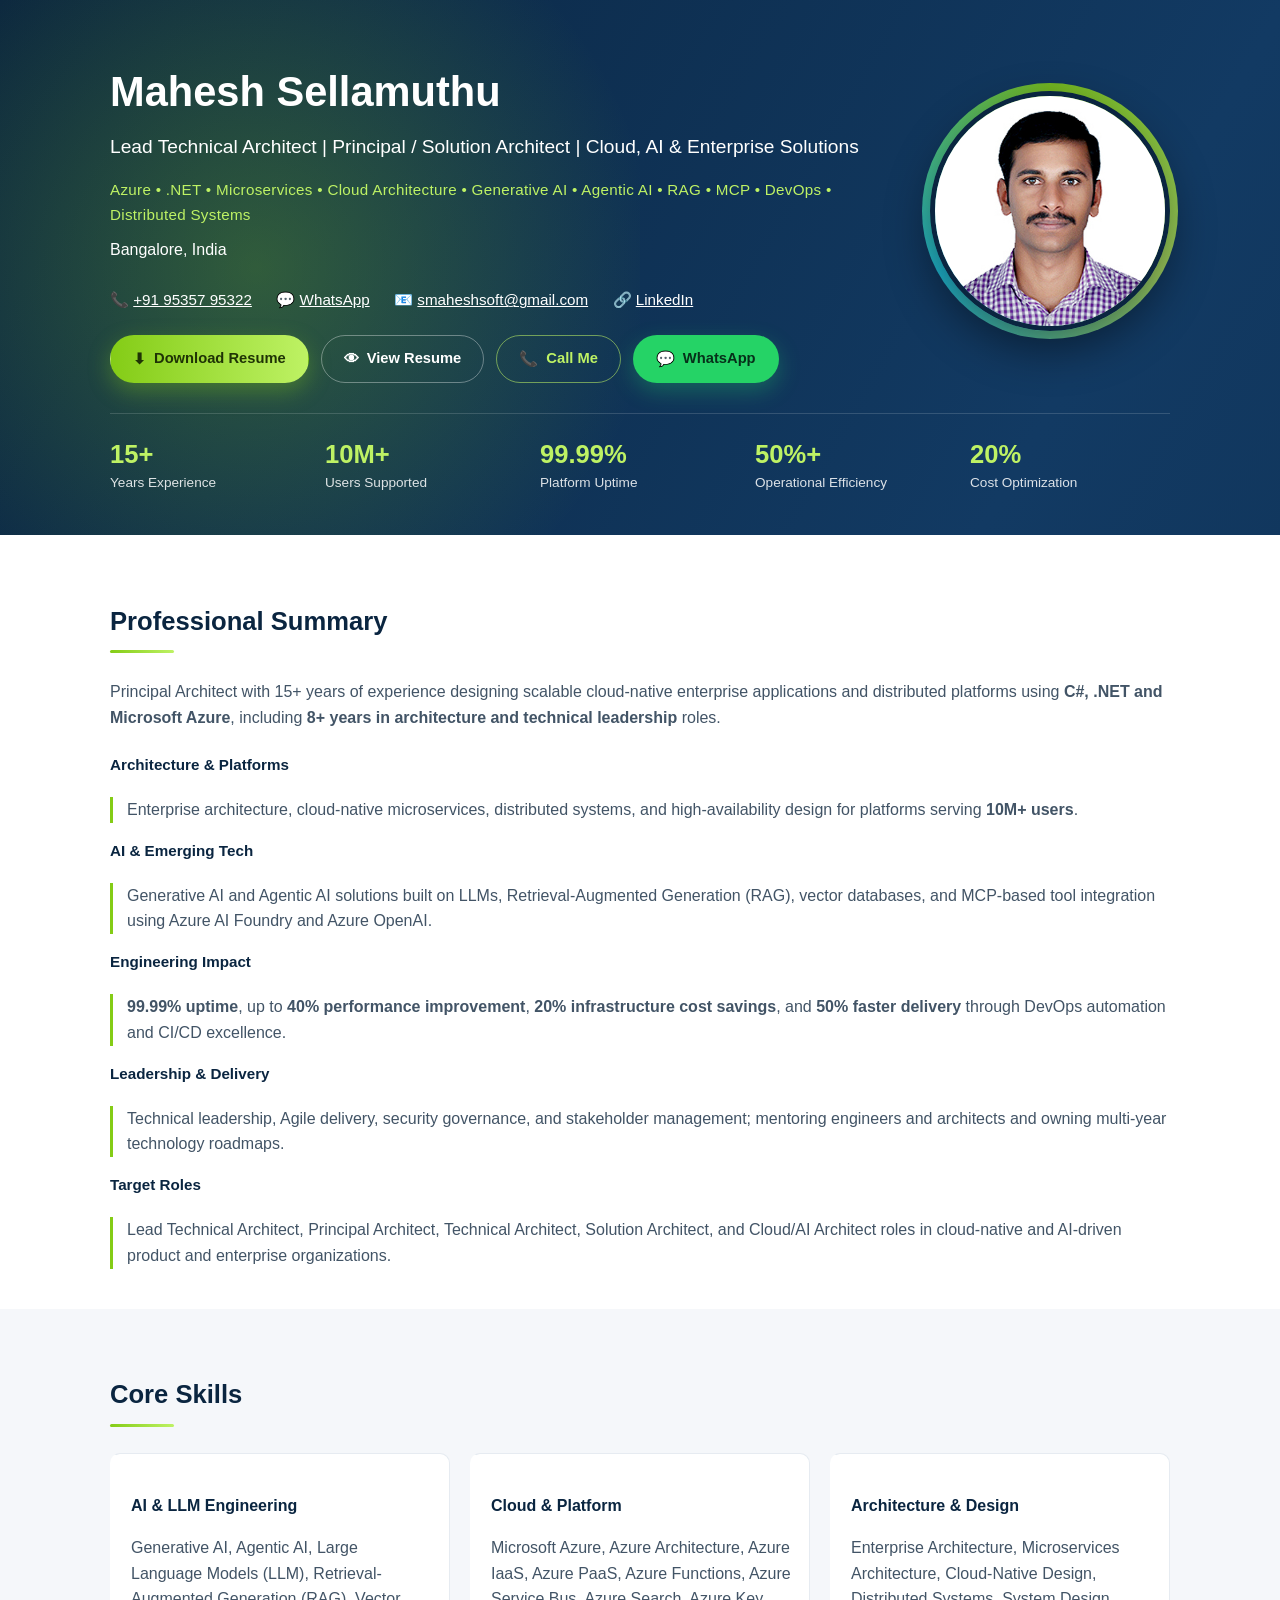
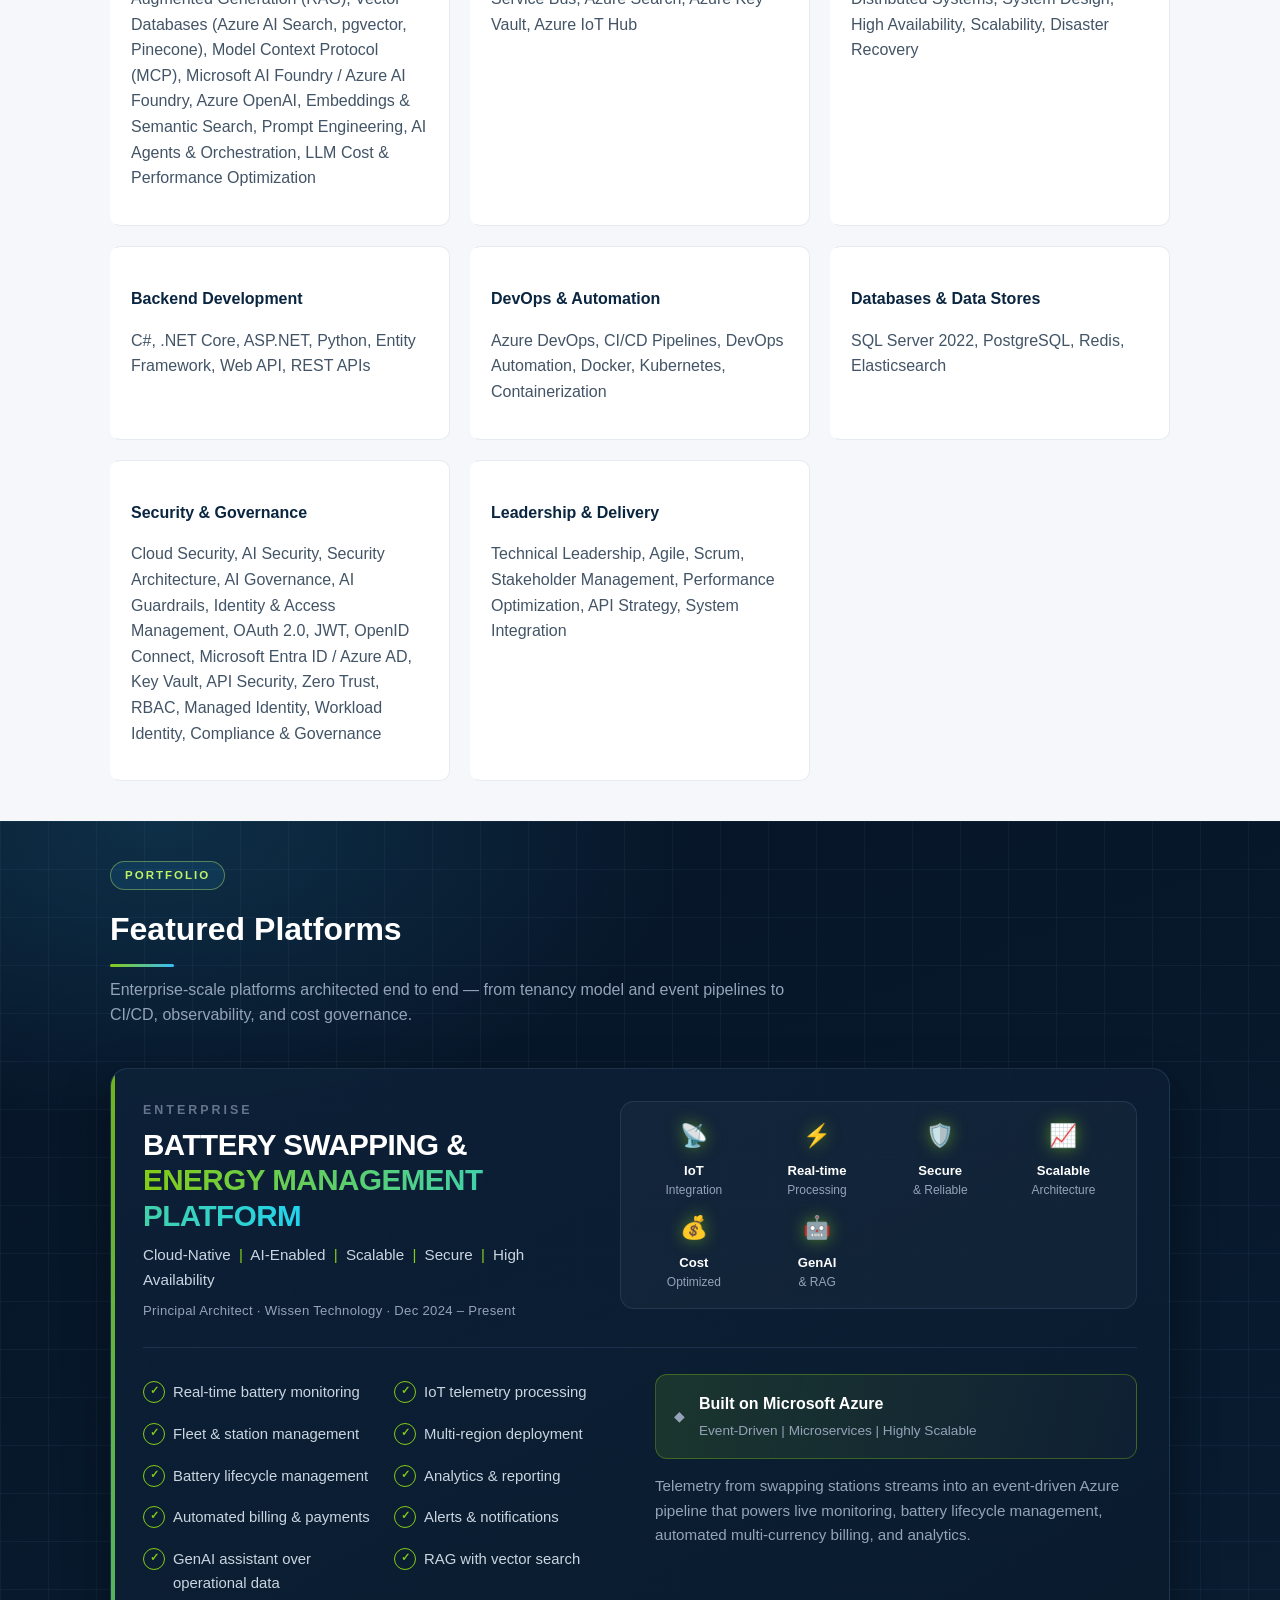
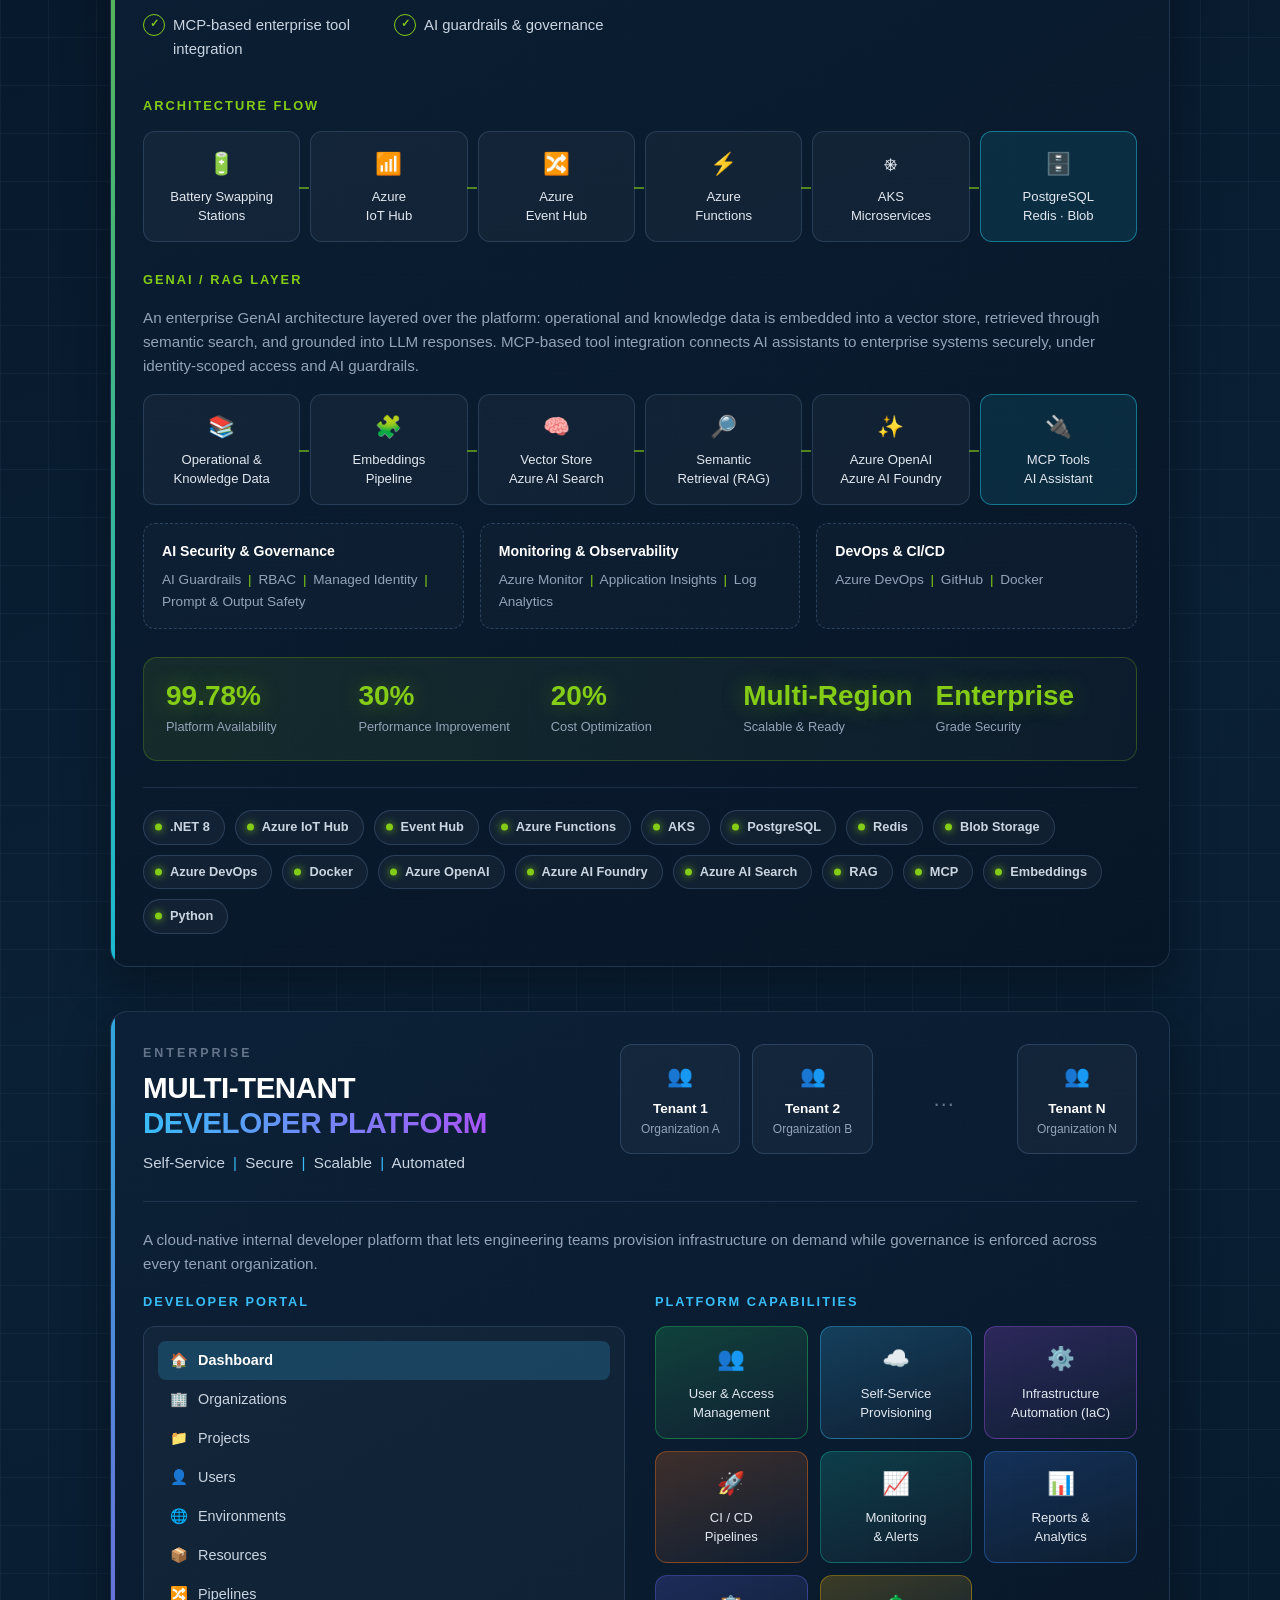
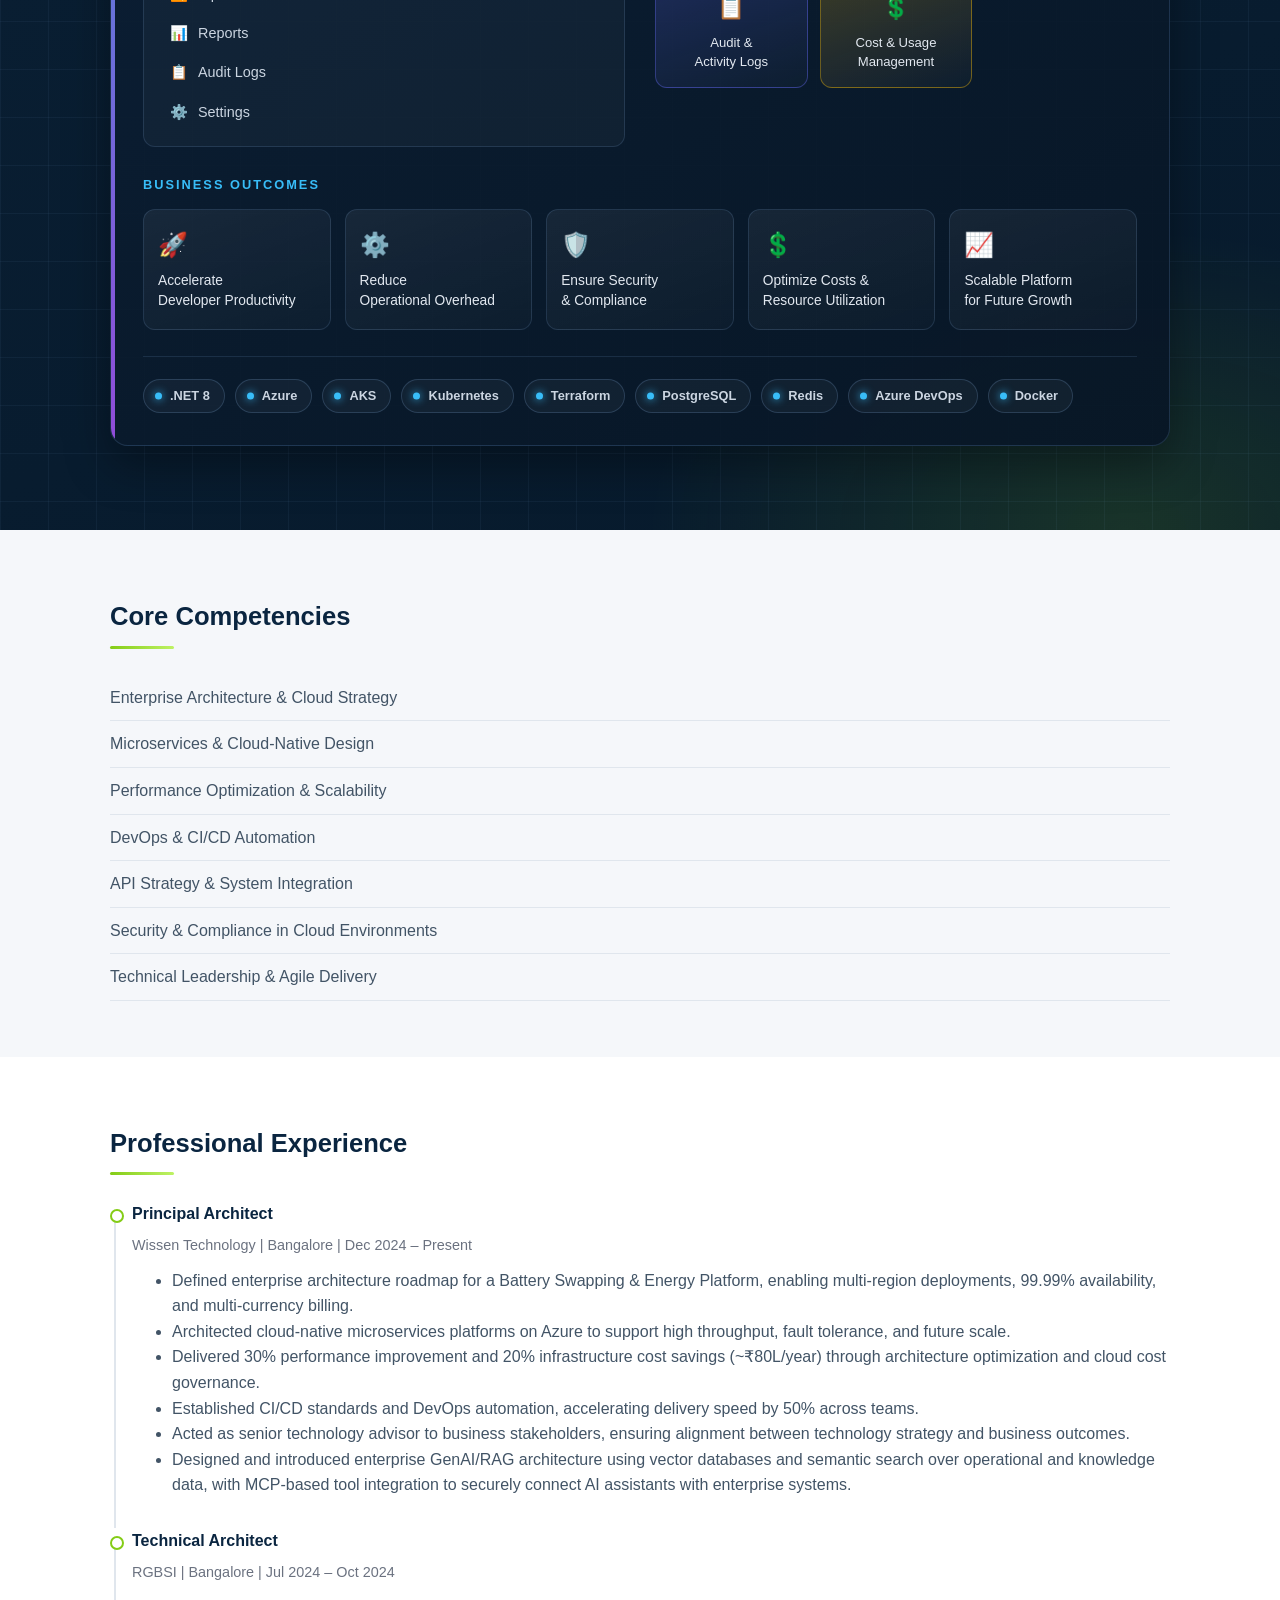
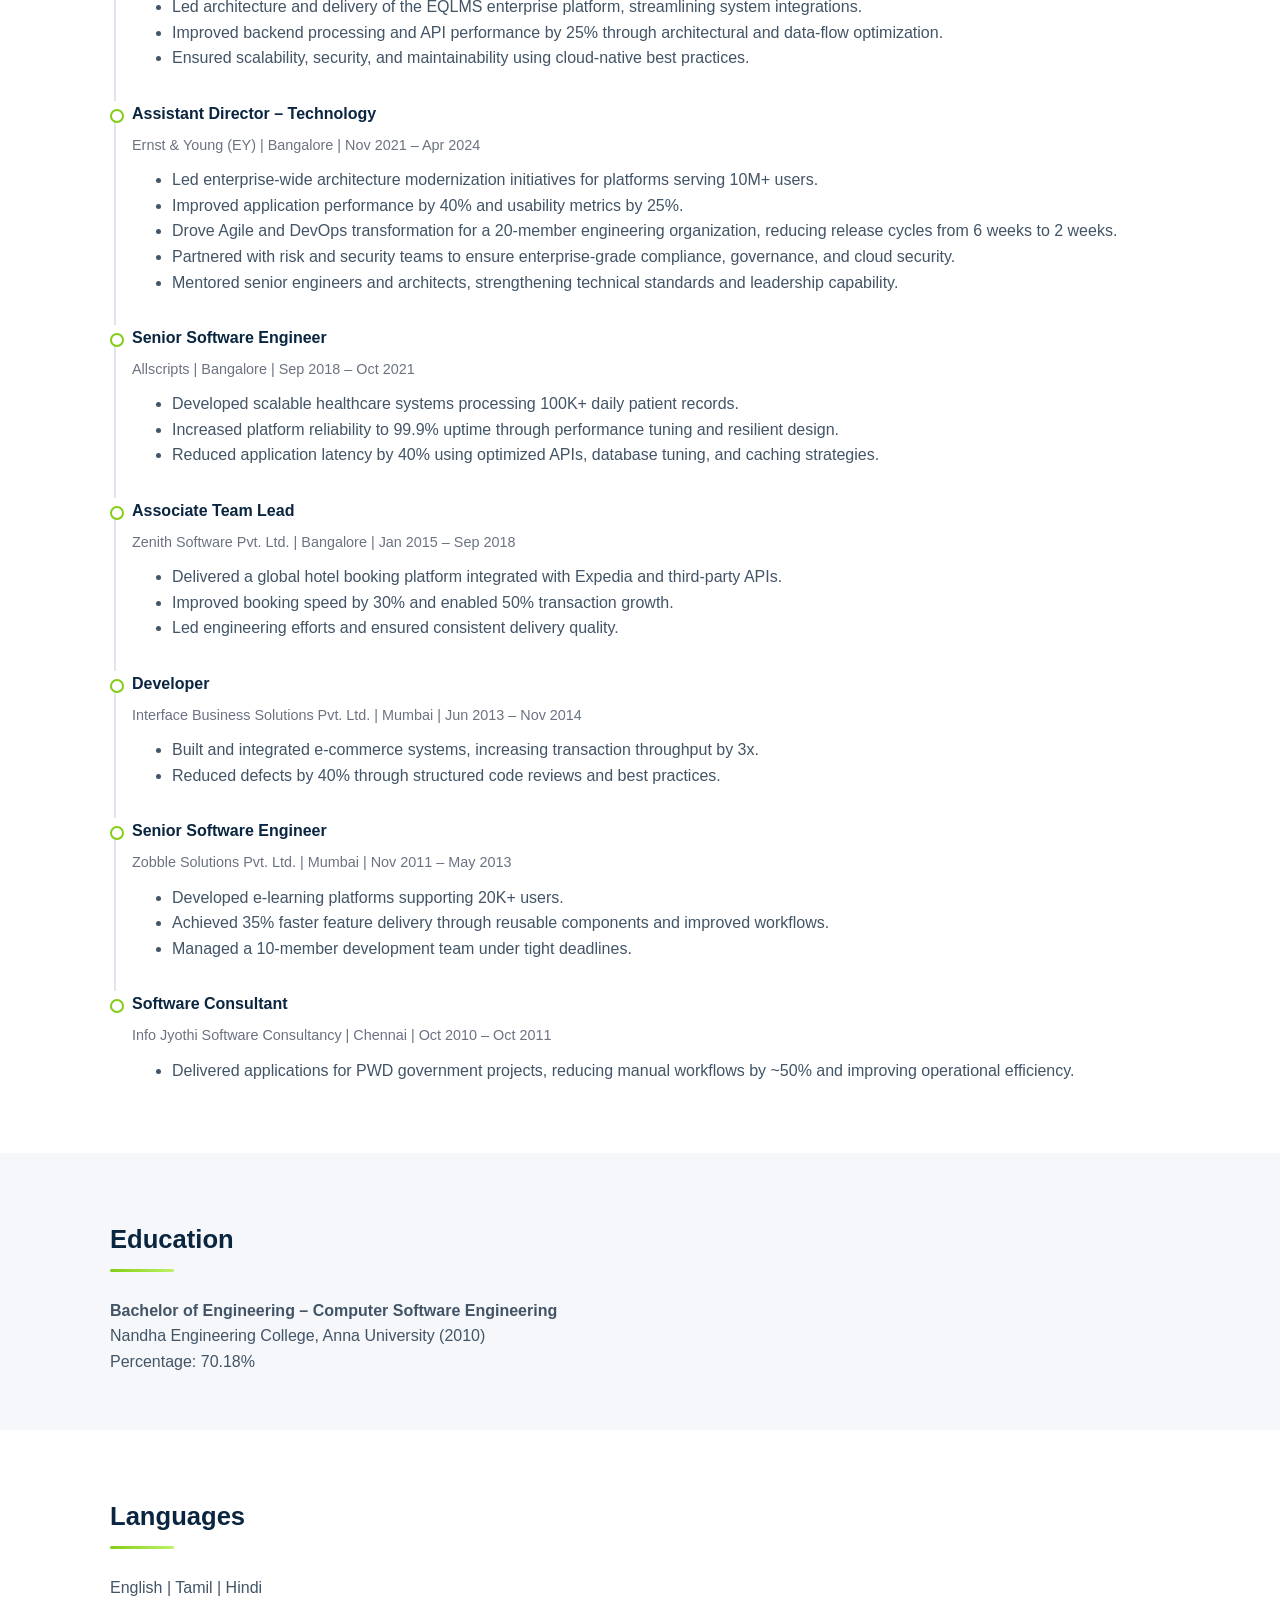
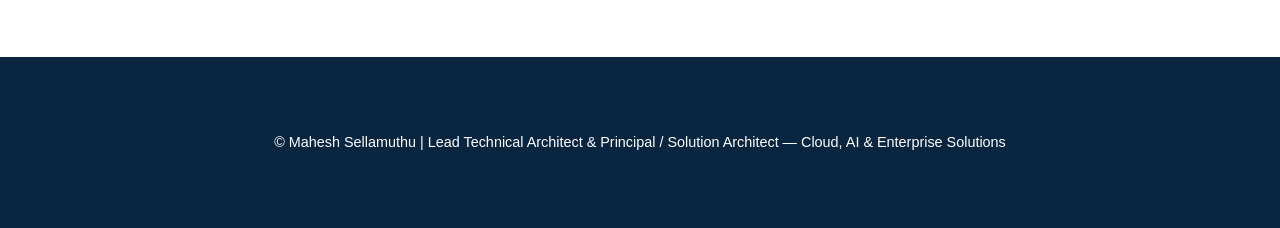
<file: index.html>
<!DOCTYPE html>
<html lang="en">
<head>
    <meta charset="UTF-8">
    <title>Mahesh Sellamuthu | Lead Technical Architect &amp; Principal / Solution Architect</title>
    <meta name="viewport" content="width=device-width, initial-scale=1.0">
    <meta name="description" content="Lead Technical Architect and Principal / Solution Architect specializing in Azure, Generative AI, Agentic AI, RAG, MCP, microservices and distributed systems. 15+ years building cloud-native, AI-enabled platforms for 10M+ users.">
    <link rel="stylesheet" href="css/style.css">
</head>

<body>

<header class="header">
    <div class="container">
      <div class="header-top">
        <div class="header-text">
        <h1>Mahesh Sellamuthu</h1>
        <h2>Lead Technical Architect | Principal / Solution Architect | Cloud, AI &amp; Enterprise Solutions</h2>
        <p class="tagline">Azure &bull; .NET &bull; Microservices &bull; Cloud Architecture &bull; Generative AI &bull; Agentic AI &bull; RAG &bull; MCP &bull; DevOps &bull; Distributed Systems</p>
        <p class="location">Bangalore, India</p>

        <div class="contact">
            <span>📞 <a href="tel:+919535795322">+91 95357 95322</a></span>
            <span>💬 <a href="https://wa.me/919535795322?text=Hi%20Mahesh%2C%20I%20came%20across%20your%20portfolio%20site%20and%20would%20like%20to%20connect%20with%20you." target="_blank" rel="noopener">WhatsApp</a></span>
            <span>📧 <a href="mailto:smaheshsoft@gmail.com">smaheshsoft@gmail.com</a></span>
            <span>🔗 <a href="https://www.linkedin.com/in/mahesh-sellamuthu-75334631/" target="_blank" rel="noopener">LinkedIn</a></span>
        </div>

        <div class="actions">
            <a class="btn btn-primary" href="mahesh.pdf" download="Mahesh-Sellamuthu-Resume.pdf">
                <span class="btn-ico">⬇</span> Download Resume
            </a>
            <a class="btn btn-ghost" href="mahesh.pdf" target="_blank" rel="noopener">
                <span class="btn-ico">👁</span> View Resume
            </a>
            <a class="btn btn-call" href="tel:+919535795322">
                <span class="btn-ico">📞</span> Call Me
            </a>
            <a class="btn btn-wa" href="https://wa.me/919535795322?text=Hi%20Mahesh%2C%20I%20came%20across%20your%20portfolio%20site%20and%20would%20like%20to%20discuss%20an%20opportunity%20with%20you." target="_blank" rel="noopener">
                <span class="btn-ico">💬</span> WhatsApp
            </a>
        </div>
        </div><!-- /.header-text -->

        <figure class="header-photo">
            <img src="mahesh.jpg" alt="Portrait of Mahesh Sellamuthu" width="320" height="320" loading="eager">
        </figure>
      </div><!-- /.header-top -->

        <div class="metrics">
            <div class="metric"><strong>15+</strong><span>Years Experience</span></div>
            <div class="metric"><strong>10M+</strong><span>Users Supported</span></div>
            <div class="metric"><strong>99.99%</strong><span>Platform Uptime</span></div>
            <div class="metric"><strong>50%+</strong><span>Operational Efficiency</span></div>
            <div class="metric"><strong>20%</strong><span>Cost Optimization</span></div>
        </div>
    </div>
</header>

<section class="section">
    <div class="container">
        <h3>Professional Summary</h3>
        <p>
            Principal Architect with 15+ years of experience designing scalable cloud-native enterprise
            applications and distributed platforms using <strong>C#, .NET and Microsoft Azure</strong>,
            including <strong>8+ years in architecture and technical leadership</strong> roles.
        </p>

        <dl class="summary-list">
            <dt>Architecture &amp; Platforms</dt>
            <dd>Enterprise architecture, cloud-native microservices, distributed systems, and high-availability
                design for platforms serving <strong>10M+ users</strong>.</dd>

            <dt>AI &amp; Emerging Tech</dt>
            <dd>Generative AI and Agentic AI solutions built on LLMs, Retrieval-Augmented Generation (RAG),
                vector databases, and MCP-based tool integration using Azure AI Foundry and Azure OpenAI.</dd>

            <dt>Engineering Impact</dt>
            <dd><strong>99.99% uptime</strong>, up to <strong>40% performance improvement</strong>,
                <strong>20% infrastructure cost savings</strong>, and <strong>50% faster delivery</strong>
                through DevOps automation and CI/CD excellence.</dd>

            <dt>Leadership &amp; Delivery</dt>
            <dd>Technical leadership, Agile delivery, security governance, and stakeholder management;
                mentoring engineers and architects and owning multi-year technology roadmaps.</dd>

            <dt>Target Roles</dt>
            <dd>Lead Technical Architect, Principal Architect, Technical Architect, Solution Architect,
                and Cloud/AI Architect roles in cloud-native and AI-driven product and enterprise organizations.</dd>
        </dl>
    </div>
</section>

<section class="section gray">
    <div class="container">
        <h3>Core Skills</h3>

        <div class="skills-grid">
            <div>
                <h4>AI &amp; LLM Engineering</h4>
                <p>Generative AI, Agentic AI, Large Language Models (LLM), Retrieval-Augmented Generation (RAG), Vector Databases (Azure AI Search, pgvector, Pinecone), Model Context Protocol (MCP), Microsoft AI Foundry / Azure AI Foundry, Azure OpenAI, Embeddings &amp; Semantic Search, Prompt Engineering, AI Agents &amp; Orchestration, LLM Cost &amp; Performance Optimization</p>
            </div>

            <div>
                <h4>Cloud &amp; Platform</h4>
                <p>Microsoft Azure, Azure Architecture, Azure IaaS, Azure PaaS, Azure Functions, Azure Service Bus, Azure Search, Azure Key Vault, Azure IoT Hub</p>
            </div>

            <div>
                <h4>Architecture &amp; Design</h4>
                <p>Enterprise Architecture, Microservices Architecture, Cloud-Native Design, Distributed Systems, System Design, High Availability, Scalability, Disaster Recovery</p>
            </div>

            <div>
                <h4>Backend Development</h4>
                <p>C#, .NET Core, ASP.NET, Python, Entity Framework, Web API, REST APIs</p>
            </div>

            <div>
                <h4>DevOps &amp; Automation</h4>
                <p>Azure DevOps, CI/CD Pipelines, DevOps Automation, Docker, Kubernetes, Containerization</p>
            </div>

            <div>
                <h4>Databases &amp; Data Stores</h4>
                <p>SQL Server 2022, PostgreSQL, Redis, Elasticsearch</p>
            </div>

            <div>
                <h4>Security &amp; Governance</h4>
                <p>Cloud Security, AI Security, Security Architecture, AI Governance, AI Guardrails, Identity &amp; Access Management, OAuth 2.0, JWT, OpenID Connect, Microsoft Entra ID / Azure AD, Key Vault, API Security, Zero Trust, RBAC, Managed Identity, Workload Identity, Compliance &amp; Governance</p>
            </div>

            <div>
                <h4>Leadership &amp; Delivery</h4>
                <p>Technical Leadership, Agile, Scrum, Stakeholder Management, Performance Optimization, API Strategy, System Integration</p>
            </div>
        </div>
    </div>
</section>

<!-- ============ FEATURED PLATFORMS (dark infographic panels) ============ -->
<section class="section showcase" id="portfolio">
    <div class="container">
        <div class="showcase-head">
            <span class="showcase-eyebrow">Portfolio</span>
            <h3>Featured Platforms</h3>
            <p>
                Enterprise-scale platforms architected end to end &mdash; from tenancy model and event pipelines
                to CI/CD, observability, and cost governance.
            </p>
        </div>

        <!-- ---------- Project 1 : Battery / Energy (lime + cyan) ---------- -->
        <article class="project pcard pcard-energy">
            <div class="pcard-top">
                <div class="pcard-title">
                    <span class="pcard-eyebrow">Enterprise</span>
                    <h4>Battery Swapping &amp;<br><em>Energy Management Platform</em></h4>
                    <p class="pcard-sub">Cloud-Native <i>|</i> AI-Enabled <i>|</i> Scalable <i>|</i> Secure <i>|</i> High Availability</p>
                    <p class="pcard-role">Principal Architect &middot; Wissen Technology &middot; Dec 2024 &ndash; Present</p>
                </div>

                <div class="pillbar">
                    <div class="pill"><span class="pill-ico">📡</span><b>IoT</b><i>Integration</i></div>
                    <div class="pill"><span class="pill-ico">⚡</span><b>Real-time</b><i>Processing</i></div>
                    <div class="pill"><span class="pill-ico">🛡️</span><b>Secure</b><i>&amp; Reliable</i></div>
                    <div class="pill"><span class="pill-ico">📈</span><b>Scalable</b><i>Architecture</i></div>
                    <div class="pill"><span class="pill-ico">💰</span><b>Cost</b><i>Optimized</i></div>
                    <div class="pill"><span class="pill-ico">🤖</span><b>GenAI</b><i>&amp; RAG</i></div>
                </div>
            </div>

            <div class="pcard-body">
                <div class="pcol">
                    <ul class="feat">
                        <li>Real-time battery monitoring</li>
                        <li>IoT telemetry processing</li>
                        <li>Fleet &amp; station management</li>
                        <li>Multi-region deployment</li>
                        <li>Battery lifecycle management</li>
                        <li>Analytics &amp; reporting</li>
                        <li>Automated billing &amp; payments</li>
                        <li>Alerts &amp; notifications</li>
                        <li>GenAI assistant over operational data</li>
                        <li>RAG with vector search</li>
                        <li>MCP-based enterprise tool integration</li>
                        <li>AI guardrails &amp; governance</li>
                    </ul>
                </div>

                <div class="pcol">
                    <div class="builton">
                        <span class="builton-ico">◆</span>
                        <div>
                            <strong>Built on Microsoft Azure</strong>
                            <span>Event-Driven | Microservices | Highly Scalable</span>
                        </div>
                    </div>

                    <p class="pcard-desc">
                        Telemetry from swapping stations streams into an event-driven Azure pipeline that powers
                        live monitoring, battery lifecycle management, automated multi-currency billing, and analytics.
                    </p>
                </div>
            </div>

            <h5 class="pcard-h5">Architecture Flow</h5>
            <div class="flowline">
                <div class="node"><span class="node-ico">🔋</span>Battery Swapping<br>Stations</div>
                <div class="node"><span class="node-ico">📶</span>Azure<br>IoT Hub</div>
                <div class="node"><span class="node-ico">🔀</span>Azure<br>Event Hub</div>
                <div class="node"><span class="node-ico">⚡</span>Azure<br>Functions</div>
                <div class="node"><span class="node-ico">⎈</span>AKS<br>Microservices</div>
                <div class="node node-store">
                    <span class="node-ico">🗄️</span>PostgreSQL<br>Redis &middot; Blob
                </div>
            </div>

            <h5 class="pcard-h5">GenAI / RAG Layer</h5>
            <p class="pcard-desc">
                An enterprise GenAI architecture layered over the platform: operational and knowledge data is
                embedded into a vector store, retrieved through semantic search, and grounded into LLM responses.
                MCP-based tool integration connects AI assistants to enterprise systems securely, under
                identity-scoped access and AI guardrails.
            </p>
            <div class="flowline">
                <div class="node"><span class="node-ico">📚</span>Operational &amp;<br>Knowledge Data</div>
                <div class="node"><span class="node-ico">🧩</span>Embeddings<br>Pipeline</div>
                <div class="node"><span class="node-ico">🧠</span>Vector Store<br>Azure AI Search</div>
                <div class="node"><span class="node-ico">🔎</span>Semantic<br>Retrieval (RAG)</div>
                <div class="node"><span class="node-ico">✨</span>Azure OpenAI<br>Azure AI Foundry</div>
                <div class="node node-store"><span class="node-ico">🔌</span>MCP Tools<br>AI Assistant</div>
            </div>

            <div class="subpanels">
                <div class="subpanel">
                    <h6>AI Security &amp; Governance</h6>
                    <p>AI Guardrails <i>|</i> RBAC <i>|</i> Managed Identity <i>|</i> Prompt &amp; Output Safety</p>
                </div>
                <div class="subpanel">
                    <h6>Monitoring &amp; Observability</h6>
                    <p>Azure Monitor <i>|</i> Application Insights <i>|</i> Log Analytics</p>
                </div>
                <div class="subpanel">
                    <h6>DevOps &amp; CI/CD</h6>
                    <p>Azure DevOps <i>|</i> GitHub <i>|</i> Docker</p>
                </div>
            </div>

            <div class="statbar">
                <div class="outcome"><strong>99.99%</strong><span>Platform Availability</span></div>
                <div class="outcome"><strong>30%</strong><span>Performance Improvement</span></div>
                <div class="outcome"><strong>20%</strong><span>Cost Optimization</span></div>
                <div class="outcome"><strong>Multi-Region</strong><span>Scalable &amp; Ready</span></div>
                <div class="outcome"><strong>Enterprise</strong><span>Grade Security</span></div>
            </div>

            <div class="stackstrip">
                <span>.NET 8</span><span>Azure IoT Hub</span><span>Event Hub</span><span>Azure Functions</span>
                <span>AKS</span><span>PostgreSQL</span><span>Redis</span><span>Blob Storage</span>
                <span>Azure DevOps</span><span>Docker</span>
                <span>Azure OpenAI</span><span>Azure AI Foundry</span><span>Azure AI Search</span>
                <span>RAG</span><span>MCP</span><span>Embeddings</span><span>Python</span>
            </div>
        </article>

        <!-- ---------- Project 2 : Developer Platform (cyan + violet) ---------- -->
        <article class="project pcard pcard-devplat">
            <div class="pcard-top">
                <div class="pcard-title">
                    <span class="pcard-eyebrow">Enterprise</span>
                    <h4>Multi-Tenant<br><em>Developer Platform</em></h4>
                    <p class="pcard-sub">Self-Service <i>|</i> Secure <i>|</i> Scalable <i>|</i> Automated</p>
                </div>

                <div class="tenants">
                    <div class="tenant"><span class="tenant-ico">👥</span><b>Tenant 1</b><i>Organization A</i></div>
                    <div class="tenant"><span class="tenant-ico">👥</span><b>Tenant 2</b><i>Organization B</i></div>
                    <div class="tenant tenant-dots">&hellip;</div>
                    <div class="tenant"><span class="tenant-ico">👥</span><b>Tenant N</b><i>Organization N</i></div>
                </div>
            </div>

            <p class="pcard-desc">
                A cloud-native internal developer platform that lets engineering teams provision infrastructure
                on demand while governance is enforced across every tenant organization.
            </p>

            <div class="pcard-body">
                <div class="pcol">
                    <h5 class="pcard-h5">Developer Portal</h5>
                    <ul class="navlist">
                        <li><span>🏠</span>Dashboard</li>
                        <li><span>🏢</span>Organizations</li>
                        <li><span>📁</span>Projects</li>
                        <li><span>👤</span>Users</li>
                        <li><span>🌐</span>Environments</li>
                        <li><span>📦</span>Resources</li>
                        <li><span>🔀</span>Pipelines</li>
                        <li><span>📊</span>Reports</li>
                        <li><span>📋</span>Audit Logs</li>
                        <li><span>⚙️</span>Settings</li>
                    </ul>
                </div>

                <div class="pcol">
                    <h5 class="pcard-h5">Platform Capabilities</h5>
                    <div class="capgrid">
                        <div class="cap cap-1"><span>👥</span>User &amp; Access<br>Management</div>
                        <div class="cap cap-2"><span>☁️</span>Self-Service<br>Provisioning</div>
                        <div class="cap cap-3"><span>⚙️</span>Infrastructure<br>Automation (IaC)</div>
                        <div class="cap cap-4"><span>🚀</span>CI / CD<br>Pipelines</div>
                        <div class="cap cap-5"><span>📈</span>Monitoring<br>&amp; Alerts</div>
                        <div class="cap cap-6"><span>📊</span>Reports &amp;<br>Analytics</div>
                        <div class="cap cap-7"><span>📋</span>Audit &amp;<br>Activity Logs</div>
                        <div class="cap cap-8"><span>💲</span>Cost &amp; Usage<br>Management</div>
                    </div>
                </div>
            </div>

            <h5 class="pcard-h5">Business Outcomes</h5>
            <div class="benefits">
                <div class="benefit"><span>🚀</span>Accelerate<br>Developer Productivity</div>
                <div class="benefit"><span>⚙️</span>Reduce<br>Operational Overhead</div>
                <div class="benefit"><span>🛡️</span>Ensure Security<br>&amp; Compliance</div>
                <div class="benefit"><span>💲</span>Optimize Costs &amp;<br>Resource Utilization</div>
                <div class="benefit"><span>📈</span>Scalable Platform<br>for Future Growth</div>
            </div>

            <div class="stackstrip">
                <span>.NET 8</span><span>Azure</span><span>AKS</span><span>Kubernetes</span><span>Terraform</span>
                <span>PostgreSQL</span><span>Redis</span><span>Azure DevOps</span><span>Docker</span>
            </div>
        </article>
    </div>
</section>

<section class="section gray">
    <div class="container">
        <h3>Core Competencies</h3>
        <ul class="competencies">
            <li>Enterprise Architecture &amp; Cloud Strategy</li>
            <li>Microservices &amp; Cloud-Native Design</li>
            <li>Performance Optimization &amp; Scalability</li>
            <li>DevOps &amp; CI/CD Automation</li>
            <li>API Strategy &amp; System Integration</li>
            <li>Security &amp; Compliance in Cloud Environments</li>
            <li>Technical Leadership &amp; Agile Delivery</li>
        </ul>
    </div>
</section>

<section class="section">
    <div class="container">
        <h3>Professional Experience</h3>

        <div class="role">
            <h4>Principal Architect</h4>
            <span>Wissen Technology | Bangalore | Dec 2024 – Present</span>
            <ul>
                <li>Defined enterprise architecture roadmap for a Battery Swapping &amp; Energy Platform, enabling multi-region deployments, 99.99% availability, and multi-currency billing.</li>
                <li>Architected cloud-native microservices platforms on Azure to support high throughput, fault tolerance, and future scale.</li>
                <li>Delivered 30% performance improvement and 20% infrastructure cost savings (~₹80L/year) through architecture optimization and cloud cost governance.</li>
                <li>Established CI/CD standards and DevOps automation, accelerating delivery speed by 50% across teams.</li>
                <li>Acted as senior technology advisor to business stakeholders, ensuring alignment between technology strategy and business outcomes.</li>
                <li>Designed and introduced enterprise GenAI/RAG architecture using vector databases and semantic search over operational and knowledge data, with MCP-based tool integration to securely connect AI assistants with enterprise systems.</li>
            </ul>
        </div>

        <div class="role">
            <h4>Technical Architect</h4>
            <span>RGBSI | Bangalore | Jul 2024 – Oct 2024</span>
            <ul>
                <li>Led architecture and delivery of the EQLMS enterprise platform, streamlining system integrations.</li>
                <li>Improved backend processing and API performance by 25% through architectural and data-flow optimization.</li>
                <li>Ensured scalability, security, and maintainability using cloud-native best practices.</li>
            </ul>
        </div>

        <div class="role">
            <h4>Assistant Director – Technology</h4>
            <span>Ernst &amp; Young (EY) | Bangalore | Nov 2021 – Apr 2024</span>
            <ul>
                <li>Led enterprise-wide architecture modernization initiatives for platforms serving 10M+ users.</li>
                <li>Improved application performance by 40% and usability metrics by 25%.</li>
                <li>Drove Agile and DevOps transformation for a 20-member engineering organization, reducing release cycles from 6 weeks to 2 weeks.</li>
                <li>Partnered with risk and security teams to ensure enterprise-grade compliance, governance, and cloud security.</li>
                <li>Mentored senior engineers and architects, strengthening technical standards and leadership capability.</li>
            </ul>
        </div>

        <div class="role">
            <h4>Senior Software Engineer</h4>
            <span>Allscripts | Bangalore | Sep 2018 – Oct 2021</span>
            <ul>
                <li>Developed scalable healthcare systems processing 100K+ daily patient records.</li>
                <li>Increased platform reliability to 99.9% uptime through performance tuning and resilient design.</li>
                <li>Reduced application latency by 40% using optimized APIs, database tuning, and caching strategies.</li>
            </ul>
        </div>

        <div class="role">
            <h4>Associate Team Lead</h4>
            <span>Zenith Software Pvt. Ltd. | Bangalore | Jan 2015 – Sep 2018</span>
            <ul>
                <li>Delivered a global hotel booking platform integrated with Expedia and third-party APIs.</li>
                <li>Improved booking speed by 30% and enabled 50% transaction growth.</li>
                <li>Led engineering efforts and ensured consistent delivery quality.</li>
            </ul>
        </div>

        <div class="role">
            <h4>Developer</h4>
            <span>Interface Business Solutions Pvt. Ltd. | Mumbai | Jun 2013 – Nov 2014</span>
            <ul>
                <li>Built and integrated e-commerce systems, increasing transaction throughput by 3x.</li>
                <li>Reduced defects by 40% through structured code reviews and best practices.</li>
            </ul>
        </div>

        <div class="role">
            <h4>Senior Software Engineer</h4>
            <span>Zobble Solutions Pvt. Ltd. | Mumbai | Nov 2011 – May 2013</span>
            <ul>
                <li>Developed e-learning platforms supporting 20K+ users.</li>
                <li>Achieved 35% faster feature delivery through reusable components and improved workflows.</li>
                <li>Managed a 10-member development team under tight deadlines.</li>
            </ul>
        </div>

        <div class="role">
            <h4>Software Consultant</h4>
            <span>Info Jyothi Software Consultancy | Chennai | Oct 2010 – Oct 2011</span>
            <ul>
                <li>Delivered applications for PWD government projects, reducing manual workflows by ~50% and improving operational efficiency.</li>
            </ul>
        </div>
    </div>
</section>

<section class="section gray">
    <div class="container">
        <h3>Education</h3>
        <p>
            <strong>Bachelor of Engineering – Computer Software Engineering</strong><br>
            Nandha Engineering College, Anna University (2010)<br>
            Percentage: 70.18%
        </p>
    </div>
</section>

<section class="section">
    <div class="container">
        <h3>Languages</h3>
        <p>English | Tamil | Hindi</p>
    </div>
</section>

<footer class="footer">
    <div class="container">
        <p>© Mahesh Sellamuthu | Lead Technical Architect &amp; Principal / Solution Architect &mdash; Cloud, AI &amp; Enterprise Solutions</p>
    </div>
</footer>

<script src="js/main.js"></script>

</body>
</html>
</file>
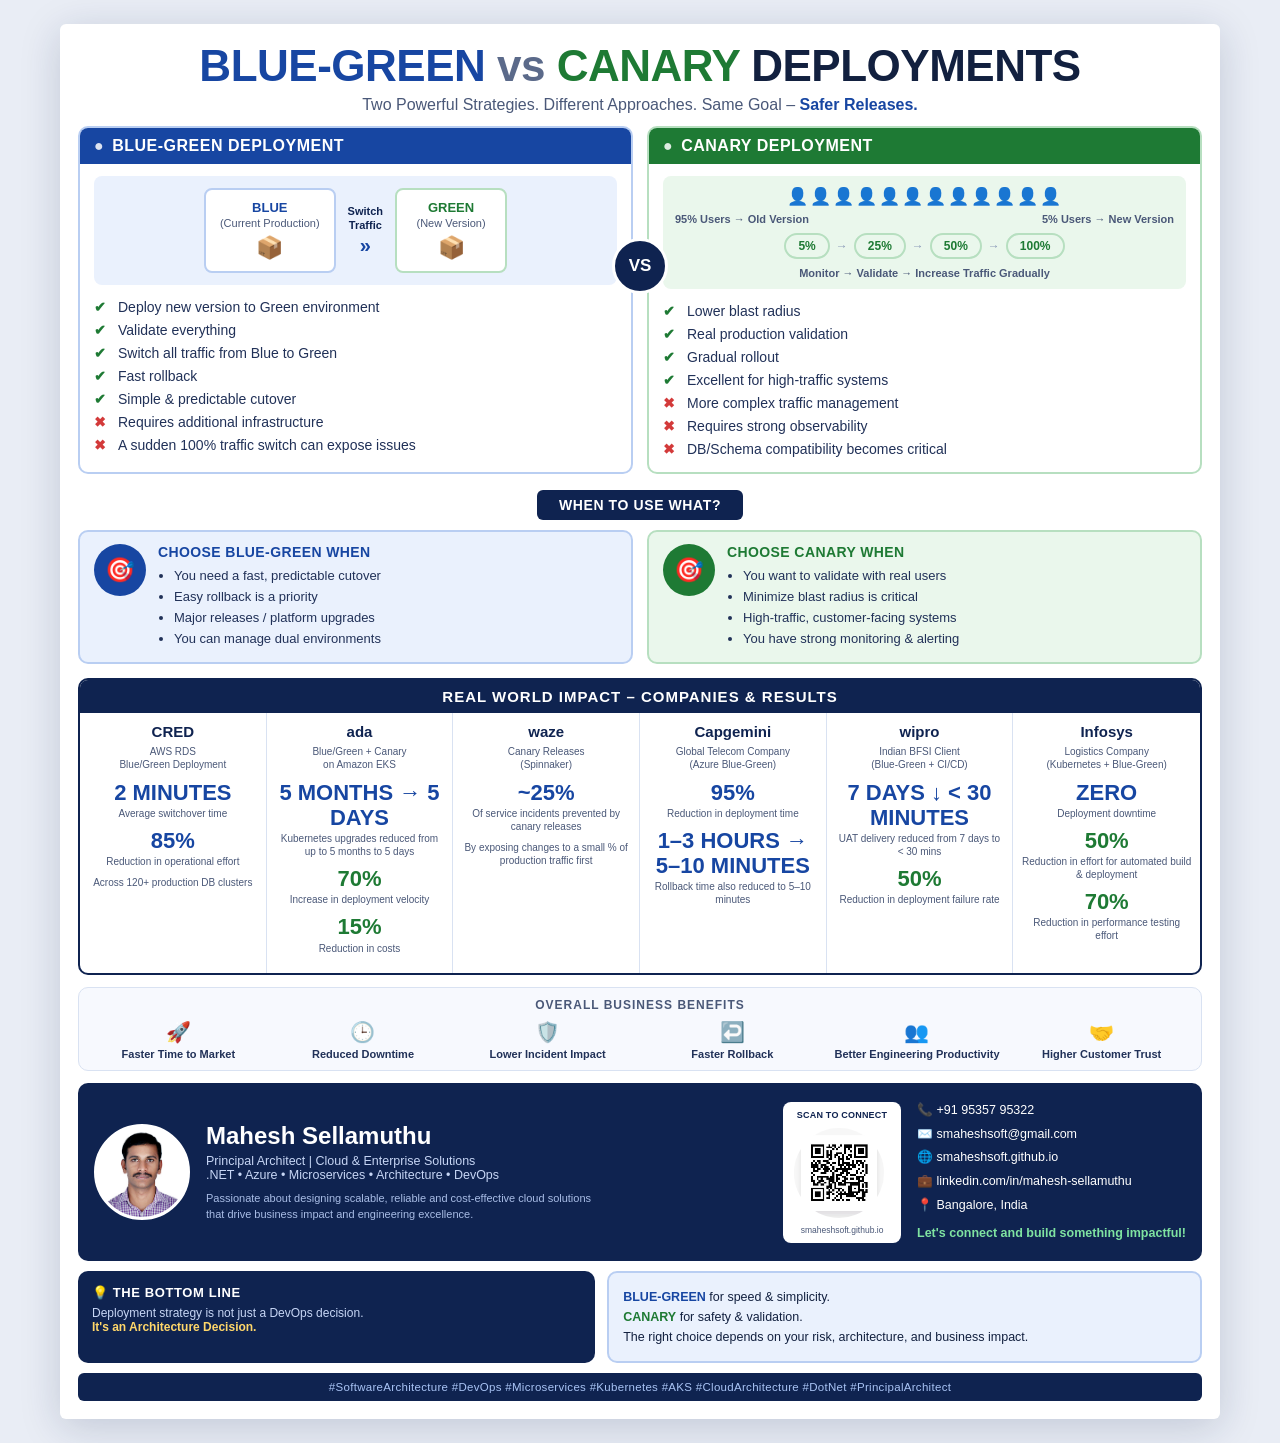
<file: linkedpost/deployments.html>
<!DOCTYPE html>
<html lang="en">
<head>
<meta charset="utf-8">
<meta name="viewport" content="width=device-width, initial-scale=1">
<title>Blue-Green vs Canary Deployments — Mahesh Sellamuthu</title>
<style>
  :root{
    --navy:#0f2350; --blue:#1746a2; --blue-l:#eaf1fd; --blue-b:#b9cef2;
    --green:#1e7a34; --green-l:#eaf7ec; --green-b:#b7dfc0;
    --ink:#12203f; --muted:#4a5878; --line:#d9e2f2; --bad:#d33a3a;
  }
  *{box-sizing:border-box}
  body{margin:0;background:#e9edf5;font-family:"Segoe UI",Roboto,Helvetica,Arial,sans-serif;color:var(--ink);padding:24px 12px}
  .sheet{width:1160px;margin:0 auto;background:#fff;padding:18px;border-radius:6px;box-shadow:0 8px 40px rgba(15,35,80,.18)}
  .hero{text-align:center;margin-bottom:12px}
  .hero h1{margin:0;font-size:44px;font-weight:800;letter-spacing:-.5px;line-height:1.1}
  .hero h1 .bg{color:var(--blue)} .hero h1 .cn{color:var(--green)} .hero h1 .vs{color:#5b6a8a;font-weight:600}
  .hero p{margin:6px 0 0;font-size:16px;color:var(--muted)}
  .hero p b{color:var(--blue)}
  .cols{display:grid;grid-template-columns:1fr 1fr;gap:14px;position:relative}
  .card{border:2px solid var(--blue-b);border-radius:10px;overflow:hidden;background:#fff}
  .card.g{border-color:var(--green-b)}
  .card h2{margin:0;padding:9px 14px;background:var(--blue);color:#fff;font-size:16px;letter-spacing:.5px}
  .card.g h2{background:var(--green)}
  .card h2::before{content:"●";margin-right:8px;opacity:.85}
  .body{padding:12px 14px}
  .stage{display:flex;align-items:center;justify-content:center;gap:12px;background:var(--blue-l);border-radius:8px;padding:12px 8px;margin-bottom:10px}
  .env{border:2px solid var(--blue-b);background:#fff;border-radius:8px;padding:10px 14px;text-align:center;font-size:13px;font-weight:700;color:var(--blue);min-width:112px}
  .env.green{border-color:var(--green-b);color:var(--green);background:#fff}
  .env span{display:block;font-weight:400;font-size:11px;color:var(--muted);margin-top:2px}
  .env i{display:block;font-style:normal;font-size:22px;margin-top:6px}
  .switch{text-align:center;font-size:11px;font-weight:700;color:var(--navy);line-height:1.3}
  .switch b{display:block;font-size:20px;color:var(--blue)}
  .users{background:var(--green-l);border-radius:8px;padding:10px 12px;margin-bottom:10px;text-align:center}
  .users .row{font-size:17px;letter-spacing:2px;color:var(--blue)}
  .users .row em{font-style:normal;color:var(--green)}
  .users .lbl{display:flex;justify-content:space-between;font-size:11px;font-weight:700;margin-top:6px;color:var(--muted)}
  .steps{display:flex;align-items:center;justify-content:center;gap:6px;margin-top:8px}
  .pill{border:2px solid var(--green-b);border-radius:20px;padding:4px 12px;font-size:12px;font-weight:700;color:var(--green)}
  .arw{color:#8b9bb8;font-size:12px}
  .cap{font-size:11px;font-weight:700;color:var(--muted);margin-top:8px}
  ul.pts{list-style:none;margin:0;padding:0}
  ul.pts li{font-size:14px;padding:3.5px 0 3.5px 24px;position:relative;color:#213158}
  ul.pts li::before{content:"✔";position:absolute;left:0;color:var(--green);font-weight:700}
  ul.pts li.no::before{content:"✖";color:var(--bad)}
  .vsbadge{position:absolute;left:50%;top:112px;transform:translateX(-50%);width:56px;height:56px;border-radius:50%;background:var(--navy);color:#fff;display:flex;align-items:center;justify-content:center;font-weight:800;font-size:17px;border:3px solid #fff;z-index:2}
  .banner{margin:16px auto 10px;display:table;background:var(--navy);color:#fff;font-weight:700;font-size:14px;letter-spacing:.6px;padding:7px 22px;border-radius:6px}
  .when{display:grid;grid-template-columns:1fr 1fr;gap:14px}
  .when .box{border:2px solid var(--blue-b);background:var(--blue-l);border-radius:10px;padding:12px 14px;display:flex;gap:12px;align-items:flex-start}
  .when .box.g{border-color:var(--green-b);background:var(--green-l)}
  .when .box .icon{width:52px;height:52px;flex:0 0 52px;border-radius:50%;background:var(--blue);color:#fff;display:flex;align-items:center;justify-content:center;font-size:24px}
  .when .box.g .icon{background:var(--green)}
  .when h3{margin:0 0 6px;font-size:14px;letter-spacing:.4px;color:var(--blue)}
  .when .box.g h3{color:var(--green)}
  .when ul{margin:0;padding-left:16px;font-size:13px;line-height:1.6;color:#213158}
  .section{margin-top:14px;border:2px solid var(--navy);border-radius:10px;overflow:hidden}
  .section > h2{margin:0;background:var(--navy);color:#fff;text-align:center;font-size:15px;letter-spacing:1px;padding:8px}
  .grid6{display:grid;grid-template-columns:repeat(6,1fr)}
  .co{padding:10px 8px;text-align:center;border-right:1px solid var(--line)}
  .co:last-child{border-right:0}
  .co .name{font-size:15px;font-weight:800;color:var(--navy)}
  .co .sub{font-size:10px;color:var(--muted);margin:5px 0 8px;line-height:1.35}
  .co .big{font-size:22px;font-weight:800;color:var(--blue);line-height:1.15}
  .co .big.g{color:var(--green)}
  .co .note{font-size:10px;color:var(--muted);margin:2px 0 8px;line-height:1.3}
  .benefits{margin-top:12px;border:1px solid var(--line);border-radius:10px;padding:10px;background:#f7f9fe}
  .benefits h4{margin:0 0 8px;text-align:center;font-size:12px;letter-spacing:1px;color:var(--muted)}
  .benefits .row{display:grid;grid-template-columns:repeat(6,1fr);gap:6px;text-align:center;font-size:11px;font-weight:700;color:#213158}
  .benefits .row div span{display:block;font-size:20px;margin-bottom:4px}
  .profile{margin-top:12px;background:var(--navy);color:#fff;border-radius:10px;padding:16px;display:grid;grid-template-columns:96px 1fr auto auto;gap:16px;align-items:center}
  .qr{background:#fff;border-radius:8px;padding:8px;text-align:center;color:var(--navy);width:118px}
  .qr img{width:100px;height:100px;display:block;image-rendering:pixelated}
  .qr .t{font-size:9px;font-weight:700;letter-spacing:.2px;margin-bottom:5px}
  .qr .c{font-size:8.5px;color:var(--muted);margin-top:4px}
  .profile img{width:96px;height:96px;border-radius:50%;object-fit:cover;object-position:top center;border:3px solid #fff;background:#fff}
  .profile h3{margin:0;font-size:24px}
  .profile .role{font-size:12.5px;color:#c7d6f5;margin:4px 0 8px}
  .profile .about{font-size:11px;color:#a9bde6;line-height:1.5;max-width:400px}
  .contact{font-size:12.5px;line-height:1.9}
  .contact a{color:#fff;text-decoration:none}
  .contact .cta{color:#7fe3a1;font-weight:700;margin-top:4px}
  .bottom{margin-top:10px;display:grid;grid-template-columns:1fr 1.15fr;gap:12px}
  .bottom .l{background:var(--navy);color:#fff;border-radius:10px;padding:14px}
  .bottom .l h4{margin:0 0 6px;font-size:13px;letter-spacing:.6px}
  .bottom .l p{margin:0;font-size:12px;color:#c7d6f5}
  .bottom .l b{color:#ffd76a}
  .bottom .r{border:2px solid var(--blue-b);border-radius:10px;padding:14px;font-size:12.5px;line-height:1.6;background:var(--blue-l)}
  .bottom .r b.bg{color:var(--blue)} .bottom .r b.cn{color:var(--green)}
  .tags{margin-top:10px;background:var(--navy);color:#a9c4f5;border-radius:6px;padding:8px;text-align:center;font-size:11.5px;letter-spacing:.3px}
  /* ---- single-page poster: fixed canvas, scaled to fit any screen ---- */
  #stage{transform-origin:top center}
  @media print{
    body{background:#fff;padding:0;margin:0}
    #stage{transform:none !important;height:auto !important}
    .sheet{box-shadow:none;border-radius:0;width:1160px;transform:scale(.684);transform-origin:top left}
    @page{size:A4 portrait;margin:0}
  }
</style>
</head>
<body>
<div id="stage"><div class="sheet">

  <div class="hero">
    <h1><span class="bg">BLUE-GREEN</span> <span class="vs">vs</span> <span class="cn">CANARY</span> DEPLOYMENTS</h1>
    <p>Two Powerful Strategies. Different Approaches. Same Goal – <b>Safer Releases.</b></p>
  </div>

  <div class="cols">
    <div class="vsbadge">VS</div>

    <div class="card">
      <h2>BLUE-GREEN DEPLOYMENT</h2>
      <div class="body">
        <div class="stage">
          <div class="env">BLUE<span>(Current Production)</span><i>📦</i></div>
          <div class="switch">Switch<br>Traffic<b>»</b></div>
          <div class="env green">GREEN<span>(New Version)</span><i>📦</i></div>
        </div>
        <ul class="pts">
          <li>Deploy new version to Green environment</li>
          <li>Validate everything</li>
          <li>Switch all traffic from Blue to Green</li>
          <li>Fast rollback</li>
          <li>Simple &amp; predictable cutover</li>
          <li class="no">Requires additional infrastructure</li>
          <li class="no">A sudden 100% traffic switch can expose issues</li>
        </ul>
      </div>
    </div>

    <div class="card g">
      <h2>CANARY DEPLOYMENT</h2>
      <div class="body">
        <div class="users">
          <div class="row">👤👤👤👤👤👤👤👤👤👤<em>👤👤</em></div>
          <div class="lbl"><span>95% Users → Old Version</span><span>5% Users → New Version</span></div>
          <div class="steps">
            <span class="pill">5%</span><span class="arw">→</span>
            <span class="pill">25%</span><span class="arw">→</span>
            <span class="pill">50%</span><span class="arw">→</span>
            <span class="pill">100%</span>
          </div>
          <div class="cap">Monitor → Validate → Increase Traffic Gradually</div>
        </div>
        <ul class="pts">
          <li>Lower blast radius</li>
          <li>Real production validation</li>
          <li>Gradual rollout</li>
          <li>Excellent for high-traffic systems</li>
          <li class="no">More complex traffic management</li>
          <li class="no">Requires strong observability</li>
          <li class="no">DB/Schema compatibility becomes critical</li>
        </ul>
      </div>
    </div>
  </div>

  <div class="banner">WHEN TO USE WHAT?</div>

  <div class="when">
    <div class="box">
      <div class="icon">🎯</div>
      <div>
        <h3>CHOOSE BLUE-GREEN WHEN</h3>
        <ul>
          <li>You need a fast, predictable cutover</li>
          <li>Easy rollback is a priority</li>
          <li>Major releases / platform upgrades</li>
          <li>You can manage dual environments</li>
        </ul>
      </div>
    </div>
    <div class="box g">
      <div class="icon">🎯</div>
      <div>
        <h3>CHOOSE CANARY WHEN</h3>
        <ul>
          <li>You want to validate with real users</li>
          <li>Minimize blast radius is critical</li>
          <li>High-traffic, customer-facing systems</li>
          <li>You have strong monitoring &amp; alerting</li>
        </ul>
      </div>
    </div>
  </div>

  <div class="section">
    <h2>REAL WORLD IMPACT – COMPANIES &amp; RESULTS</h2>
    <div class="grid6">
      <div class="co">
        <div class="name">CRED</div>
        <div class="sub">AWS RDS<br>Blue/Green Deployment</div>
        <div class="big">2 MINUTES</div>
        <div class="note">Average switchover time</div>
        <div class="big">85%</div>
        <div class="note">Reduction in operational effort</div>
        <div class="note">Across 120+ production DB clusters</div>
      </div>
      <div class="co">
        <div class="name">ada</div>
        <div class="sub">Blue/Green + Canary<br>on Amazon EKS</div>
        <div class="big">5 MONTHS → 5 DAYS</div>
        <div class="note">Kubernetes upgrades reduced from up to 5 months to 5 days</div>
        <div class="big g">70%</div>
        <div class="note">Increase in deployment velocity</div>
        <div class="big g">15%</div>
        <div class="note">Reduction in costs</div>
      </div>
      <div class="co">
        <div class="name">waze</div>
        <div class="sub">Canary Releases<br>(Spinnaker)</div>
        <div class="big">~25%</div>
        <div class="note">Of service incidents prevented by canary releases</div>
        <div class="note">By exposing changes to a small % of production traffic first</div>
      </div>
      <div class="co">
        <div class="name">Capgemini</div>
        <div class="sub">Global Telecom Company<br>(Azure Blue-Green)</div>
        <div class="big">95%</div>
        <div class="note">Reduction in deployment time</div>
        <div class="big">1–3 HOURS → 5–10 MINUTES</div>
        <div class="note">Rollback time also reduced to 5–10 minutes</div>
      </div>
      <div class="co">
        <div class="name">wipro</div>
        <div class="sub">Indian BFSI Client<br>(Blue-Green + CI/CD)</div>
        <div class="big">7 DAYS ↓ &lt; 30 MINUTES</div>
        <div class="note">UAT delivery reduced from 7 days to &lt; 30 mins</div>
        <div class="big g">50%</div>
        <div class="note">Reduction in deployment failure rate</div>
      </div>
      <div class="co">
        <div class="name">Infosys</div>
        <div class="sub">Logistics Company<br>(Kubernetes + Blue-Green)</div>
        <div class="big">ZERO</div>
        <div class="note">Deployment downtime</div>
        <div class="big g">50%</div>
        <div class="note">Reduction in effort for automated build &amp; deployment</div>
        <div class="big g">70%</div>
        <div class="note">Reduction in performance testing effort</div>
      </div>
    </div>
  </div>

  <div class="benefits">
    <h4>OVERALL BUSINESS BENEFITS</h4>
    <div class="row">
      <div><span>🚀</span>Faster Time to Market</div>
      <div><span>🕒</span>Reduced Downtime</div>
      <div><span>🛡️</span>Lower Incident Impact</div>
      <div><span>↩️</span>Faster Rollback</div>
      <div><span>👥</span>Better Engineering Productivity</div>
      <div><span>🤝</span>Higher Customer Trust</div>
    </div>
  </div>

  <div class="profile">
    <img src="mahesh.jpg" alt="Mahesh Sellamuthu">
    <div>
      <h3>Mahesh Sellamuthu</h3>
      <div class="role">Principal Architect | Cloud &amp; Enterprise Solutions<br>.NET • Azure • Microservices • Architecture • DevOps</div>
      <div class="about">Passionate about designing scalable, reliable and cost-effective cloud solutions that drive business impact and engineering excellence.</div>
    </div>
    <div class="qr">
      <div class="t">SCAN TO CONNECT</div>
      <img src="[data-uri]" alt="QR code">
      <div class="c">smaheshsoft.github.io</div>
    </div>
    <div class="contact">
      <div>📞 <a href="tel:+919535795322">+91 95357 95322</a></div>
      <div>✉️ <a href="mailto:smaheshsoft@gmail.com">smaheshsoft@gmail.com</a></div>
      <div>🌐 <a href="https://smaheshsoft.github.io">smaheshsoft.github.io</a></div>
      <div>💼 <a href="https://www.linkedin.com/in/mahesh-sellamuthu-75334631/">linkedin.com/in/mahesh-sellamuthu</a></div>
      <div>📍 Bangalore, India</div>
      <div class="cta">Let's connect and build something impactful!</div>
    </div>
  </div>

  <div class="bottom">
    <div class="l">
      <h4>💡 THE BOTTOM LINE</h4>
      <p>Deployment strategy is not just a DevOps decision.<br><b>It's an Architecture Decision.</b></p>
    </div>
    <div class="r">
      <b class="bg">BLUE-GREEN</b> for speed &amp; simplicity.<br>
      <b class="cn">CANARY</b> for safety &amp; validation.<br>
      The right choice depends on your risk, architecture, and business impact.
    </div>
  </div>

  <div class="tags">#SoftwareArchitecture #DevOps #Microservices #Kubernetes #AKS #CloudArchitecture #DotNet #PrincipalArchitect</div>
</div></div>
<script>
  (function(){
    var stage=document.getElementById('stage'), sheet=stage.firstElementChild;
    function fit(){
      stage.style.transform='none'; stage.style.height='auto';
      var s=Math.min(1,(document.documentElement.clientWidth-16)/sheet.offsetWidth);
      stage.style.transform='scale('+s+')';
      stage.style.height=(sheet.offsetHeight*s)+'px';
    }
    fit(); window.addEventListener('resize',fit); window.addEventListener('load',fit);
  })();
</script>
</body>
</html>
</file>
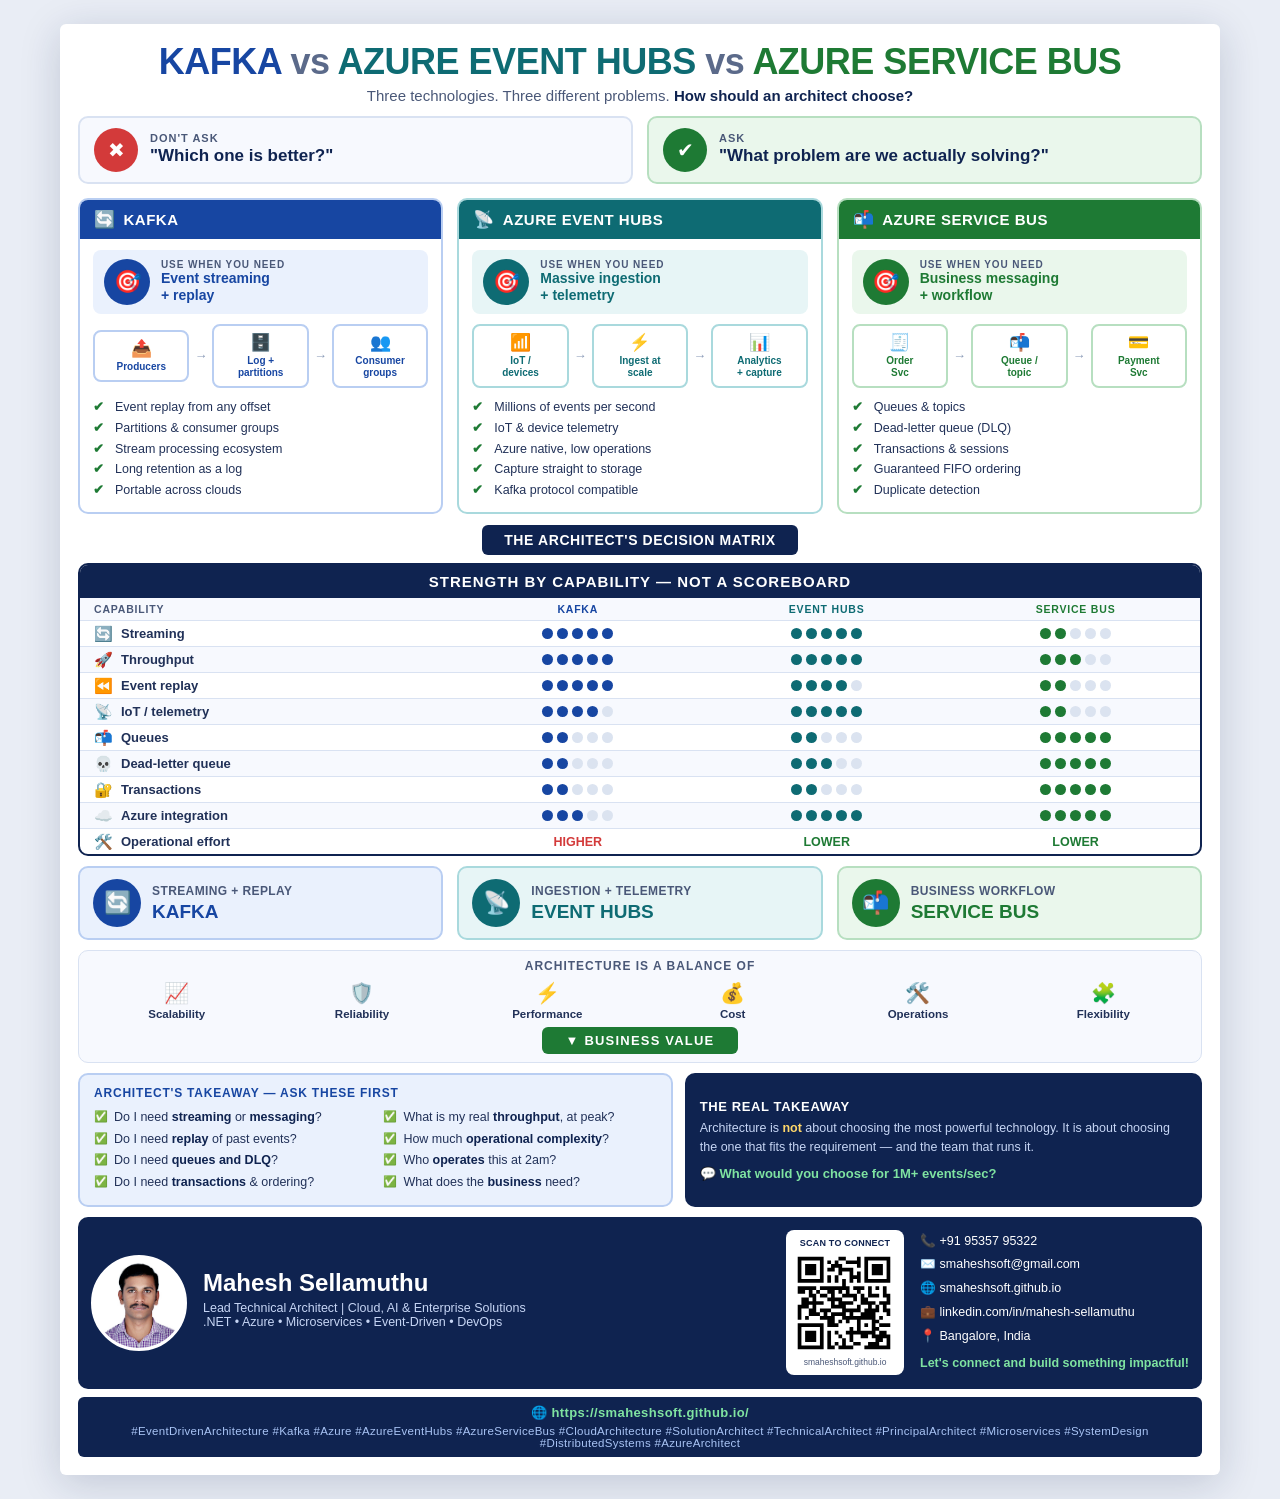
<file: linkedpost/messaging-choice.html>
<!DOCTYPE html>
<html lang="en">
<head>
<meta charset="utf-8">
<meta name="viewport" content="width=device-width, initial-scale=1">
<title>Kafka vs Event Hubs vs Service Bus — Mahesh Sellamuthu</title>
<style>
  :root{
    --navy:#0f2350; --blue:#1746a2; --blue-l:#eaf1fd; --blue-b:#b9cef2;
    --green:#1e7a34; --green-l:#eaf7ec; --green-b:#b7dfc0;
    --teal:#0e6b73; --teal-l:#e7f5f6; --teal-b:#a9d9dd;
    --ink:#12203f; --muted:#4a5878; --line:#d9e2f2; --bad:#d33a3a;
  }
  *{box-sizing:border-box}
  body{margin:0;background:#e9edf5;font-family:"Segoe UI",Roboto,Helvetica,Arial,sans-serif;color:var(--ink);padding:24px 12px}
  .sheet{width:1160px;margin:0 auto;background:#fff;padding:18px;border-radius:6px;box-shadow:0 8px 40px rgba(15,35,80,.18)}

  /* hero */
  .hero{text-align:center;margin-bottom:12px}
  .hero h1{margin:0;font-size:36px;font-weight:800;letter-spacing:-.5px;line-height:1.1}
  .hero h1 .kf{color:var(--blue)} .hero h1 .eh{color:var(--teal)} .hero h1 .sb{color:var(--green)}
  .hero h1 .vs{color:#5b6a8a;font-weight:600}
  .hero p{margin:5px 0 0;font-size:15px;color:var(--muted)}
  .hero p b{color:var(--navy)}

  /* ask the right question */
  .flip{display:grid;grid-template-columns:1fr 1fr;gap:14px;margin-bottom:14px}
  .fbox{display:flex;align-items:center;gap:12px;border:2px solid var(--line);border-radius:10px;padding:10px 14px;background:#f7f9fe}
  .fbox.ok{border-color:var(--green-b);background:var(--green-l)}
  .fbox .ic{width:44px;height:44px;flex:0 0 44px;border-radius:50%;background:var(--bad);color:#fff;display:flex;align-items:center;justify-content:center;font-size:20px}
  .fbox.ok .ic{background:var(--green)}
  .fbox .t{font-size:11px;font-weight:700;letter-spacing:1px;color:var(--muted);text-transform:uppercase}
  .fbox .q{font-size:17px;font-weight:800;color:var(--navy);line-height:1.25;margin-top:1px}

  /* three cards */
  .cols{display:grid;grid-template-columns:repeat(3,1fr);gap:14px}
  .card{border:2px solid var(--blue-b);border-radius:10px;overflow:hidden;background:#fff}
  .card.t{border-color:var(--teal-b)} .card.g{border-color:var(--green-b)}
  .card h2{margin:0;padding:9px 14px;background:var(--blue);color:#fff;font-size:15px;letter-spacing:.5px;display:flex;align-items:center;gap:8px}
  .card.t h2{background:var(--teal)} .card.g h2{background:var(--green)}
  .card h2 em{font-style:normal;font-size:17px}
  /* official product logos drop in here — white chip keeps coloured marks legible on the header bar */
  .card h2 img.logo{width:22px;height:22px;object-fit:contain;background:#fff;border-radius:4px;padding:2px;display:block}
  .when .box .icon img.logo{width:30px;height:30px;object-fit:contain;background:#fff;border-radius:5px;padding:3px;display:block}
  .body{padding:11px 13px}
  .need{display:flex;align-items:center;gap:11px;background:var(--blue-l);border-radius:8px;padding:9px 11px;margin-bottom:10px}
  .card.t .need{background:var(--teal-l)} .card.g .need{background:var(--green-l)}
  .need .ic{width:46px;height:46px;flex:0 0 46px;border-radius:50%;background:var(--blue);color:#fff;display:flex;align-items:center;justify-content:center;font-size:22px}
  .card.t .need .ic{background:var(--teal)} .card.g .need .ic{background:var(--green)}
  .need .lbl{font-size:10px;font-weight:700;letter-spacing:.9px;color:var(--muted);text-transform:uppercase}
  .need .val{font-size:14px;font-weight:800;color:var(--blue);line-height:1.25}
  .card.t .need .val{color:var(--teal)} .card.g .need .val{color:var(--green)}

  .flow{display:flex;align-items:center;justify-content:center;gap:5px;margin-bottom:9px}
  .flow .n{border:2px solid var(--blue-b);border-radius:8px;padding:6px 4px;text-align:center;font-size:10px;font-weight:700;color:var(--blue);flex:1;line-height:1.25}
  .card.t .flow .n{border-color:var(--teal-b);color:var(--teal)}
  .card.g .flow .n{border-color:var(--green-b);color:var(--green)}
  .flow .n i{display:block;font-style:normal;font-size:17px;margin-bottom:2px}
  .flow .arw{color:#8b9bb8;font-size:13px;font-weight:700}

  ul.pts{list-style:none;margin:0;padding:0}
  ul.pts li{font-size:12.5px;padding:2px 0 2px 22px;position:relative;color:#213158;line-height:1.35}
  ul.pts li::before{content:"✔";position:absolute;left:0;color:var(--green);font-weight:700}

  /* banner */
  .banner{margin:11px auto 8px;display:table;background:var(--navy);color:#fff;font-weight:700;font-size:14px;letter-spacing:.6px;padding:7px 22px;border-radius:6px}

  /* matrix */
  .section{border:2px solid var(--navy);border-radius:10px;overflow:hidden}
  .section > h2{margin:0;background:var(--navy);color:#fff;text-align:center;font-size:15px;letter-spacing:1px;padding:8px}
  .mrow{display:grid;grid-template-columns:1.5fr 1fr 1fr 1fr;align-items:center;border-bottom:1px solid var(--line)}
  .mrow:last-child{border-bottom:0}
  .mrow:nth-child(even){background:#f7f9fe}
  .mhead > div{font-size:10.5px;font-weight:800;letter-spacing:.8px;text-transform:uppercase;padding:5px 14px;text-align:center}
  .mhead{background:#eef3fb}
  .mhead > div:first-child{text-align:left;color:var(--muted)}
  .mhead .kf{color:var(--blue)} .mhead .eh{color:var(--teal)} .mhead .sb{color:var(--green)}
  .mrow .cap{font-size:13px;padding:3.5px 14px;color:#213158;font-weight:600;display:flex;align-items:center;gap:8px}
  .mrow .cap span{font-size:15px}
  .mrow .cell{padding:3.5px 14px;display:flex;justify-content:center;gap:4px}
  .dot{width:11px;height:11px;border-radius:50%;background:#dbe3f0}
  .kfc .dot.on{background:var(--blue)} .ehc .dot.on{background:var(--teal)} .sbc .dot.on{background:var(--green)}
  .mrow .op{font-size:12.5px;font-weight:800;text-align:center;padding:3.5px 14px}
  .op.hi{color:var(--bad)} .op.lo{color:var(--green)}

  /* rule of thumb */
  .when{display:grid;grid-template-columns:repeat(3,1fr);gap:14px;margin-top:10px}
  .when .box{border:2px solid var(--blue-b);background:var(--blue-l);border-radius:10px;padding:11px 13px;display:flex;gap:11px;align-items:center}
  .when .box.t{border-color:var(--teal-b);background:var(--teal-l)}
  .when .box.g{border-color:var(--green-b);background:var(--green-l)}
  .when .box .icon{width:48px;height:48px;flex:0 0 48px;border-radius:50%;background:var(--blue);color:#fff;display:flex;align-items:center;justify-content:center;font-size:22px}
  .when .box.t .icon{background:var(--teal)} .when .box.g .icon{background:var(--green)}
  .when h3{margin:0 0 3px;font-size:12px;letter-spacing:.4px;color:var(--muted);text-transform:uppercase}
  .when .pick{font-size:19px;font-weight:800;color:var(--blue);line-height:1.15}
  .when .box.t .pick{color:var(--teal)} .when .box.g .pick{color:var(--green)}

  /* balance */
  .benefits{margin-top:10px;border:1px solid var(--line);border-radius:10px;padding:8px;background:#f7f9fe}
  .benefits h4{margin:0 0 8px;text-align:center;font-size:12px;letter-spacing:1px;color:var(--muted)}
  .benefits .row{display:grid;grid-template-columns:repeat(6,1fr);gap:6px;text-align:center;font-size:11.5px;font-weight:700;color:#213158}
  .benefits .row div span{display:block;font-size:20px;margin-bottom:3px}
  .bvalue{margin:7px auto 0;display:table;background:var(--green);color:#fff;font-weight:800;font-size:13px;letter-spacing:1.2px;padding:6px 24px;border-radius:6px}

  /* questions */
  .bottom{margin-top:10px;display:grid;grid-template-columns:1.15fr 1fr;gap:12px}
  .qbox{border:2px solid var(--blue-b);border-radius:10px;padding:11px 14px;background:var(--blue-l)}
  .qbox h4{margin:0 0 6px;font-size:12px;letter-spacing:.8px;color:var(--blue);text-transform:uppercase}
  .qbox .g2{display:grid;grid-template-columns:1fr 1fr;gap:0 16px}
  .qbox div.q{font-size:12.5px;padding:2.5px 0 2.5px 20px;position:relative;color:#213158;line-height:1.35}
  .qbox div.q::before{content:"✅";position:absolute;left:0;font-size:11px}
  .qbox div.q b{color:var(--navy)}
  .lbox{background:var(--navy);color:#fff;border-radius:10px;padding:13px 15px;display:flex;flex-direction:column;justify-content:center}
  .lbox h4{margin:0 0 5px;font-size:13px;letter-spacing:.6px}
  .lbox p{margin:0;font-size:12.5px;color:#c7d6f5;line-height:1.55}
  .lbox b{color:#ffd76a}
  .lbox .ask{margin-top:8px;font-size:13px;font-weight:700;color:#7fe3a1}

  /* profile */
  .profile{margin-top:10px;background:var(--navy);color:#fff;border-radius:10px;padding:13px;display:grid;grid-template-columns:96px 1fr auto auto;gap:16px;align-items:center}
  .profile img.me{width:96px;height:96px;border-radius:50%;object-fit:cover;object-position:top center;border:3px solid #fff;background:#fff}
  .profile h3{margin:0;font-size:24px}
  .profile .role{font-size:12.5px;color:#c7d6f5;margin:4px 0 8px}
  .profile .about{font-size:11px;color:#a9bde6;line-height:1.5;max-width:400px}
  .qr{background:#fff;border-radius:8px;padding:8px;text-align:center;color:var(--navy);width:118px}
  .qr img{width:100px;height:100px;display:block}
  .qr .t{font-size:9px;font-weight:700;letter-spacing:.2px;margin-bottom:5px}
  .qr .c{font-size:8.5px;color:var(--muted);margin-top:4px}
  .contact{font-size:12.5px;line-height:1.9}
  .contact a{color:#fff;text-decoration:none}
  .contact .cta{color:#7fe3a1;font-weight:700;margin-top:4px}
  .tags .site{color:#7fe3a1;font-weight:800;font-size:13px;letter-spacing:.4px;text-decoration:none;display:inline-block;margin-bottom:5px}
  .tags{margin-top:8px;background:var(--navy);color:#a9c4f5;border-radius:6px;padding:8px;text-align:center;font-size:11.5px;letter-spacing:.3px}

  #stage{transform-origin:top center}
  @media print{
    body{background:#fff;padding:0;margin:0}
    #stage{transform:none !important;height:auto !important}
    .sheet{box-shadow:none;border-radius:0;width:1160px;transform:scale(.684);transform-origin:top left}
    @page{size:A4 portrait;margin:0}
  }
</style>
</head>
<body>
<div id="stage"><div class="sheet">

  <div class="hero">
    <h1><span class="kf">KAFKA</span> <span class="vs">vs</span> <span class="eh">AZURE EVENT HUBS</span> <span class="vs">vs</span> <span class="sb">AZURE SERVICE BUS</span></h1>
    <p>Three technologies. Three different problems. <b>How should an architect choose?</b></p>
  </div>

  <div class="flip">
    <div class="fbox">
      <div class="ic">✖</div>
      <div><div class="t">Don't ask</div><div class="q">"Which one is better?"</div></div>
    </div>
    <div class="fbox ok">
      <div class="ic">✔</div>
      <div><div class="t">Ask</div><div class="q">"What problem are we actually solving?"</div></div>
    </div>
  </div>

  <div class="cols">

    <div class="card">
      <h2><em>🔄</em> KAFKA</h2>
      <div class="body">
        <div class="need">
          <div class="ic">🎯</div>
          <div><div class="lbl">Use when you need</div><div class="val">Event streaming<br>+ replay</div></div>
        </div>
        <div class="flow">
          <div class="n"><i>📤</i>Producers</div>
          <div class="arw">→</div>
          <div class="n"><i>🗄️</i>Log +<br>partitions</div>
          <div class="arw">→</div>
          <div class="n"><i>👥</i>Consumer<br>groups</div>
        </div>
        <ul class="pts">
          <li>Event replay from any offset</li>
          <li>Partitions &amp; consumer groups</li>
          <li>Stream processing ecosystem</li>
          <li>Long retention as a log</li>
          <li>Portable across clouds</li>
        </ul>
      </div>
    </div>

    <div class="card t">
      <h2><em>📡</em> AZURE EVENT HUBS</h2>
      <div class="body">
        <div class="need">
          <div class="ic">🎯</div>
          <div><div class="lbl">Use when you need</div><div class="val">Massive ingestion<br>+ telemetry</div></div>
        </div>
        <div class="flow">
          <div class="n"><i>📶</i>IoT /<br>devices</div>
          <div class="arw">→</div>
          <div class="n"><i>⚡</i>Ingest at<br>scale</div>
          <div class="arw">→</div>
          <div class="n"><i>📊</i>Analytics<br>+ capture</div>
        </div>
        <ul class="pts">
          <li>Millions of events per second</li>
          <li>IoT &amp; device telemetry</li>
          <li>Azure native, low operations</li>
          <li>Capture straight to storage</li>
          <li>Kafka protocol compatible</li>
        </ul>
      </div>
    </div>

    <div class="card g">
      <h2><em>📬</em> AZURE SERVICE BUS</h2>
      <div class="body">
        <div class="need">
          <div class="ic">🎯</div>
          <div><div class="lbl">Use when you need</div><div class="val">Business messaging<br>+ workflow</div></div>
        </div>
        <div class="flow">
          <div class="n"><i>🧾</i>Order<br>Svc</div>
          <div class="arw">→</div>
          <div class="n"><i>📬</i>Queue /<br>topic</div>
          <div class="arw">→</div>
          <div class="n"><i>💳</i>Payment<br>Svc</div>
        </div>
        <ul class="pts">
          <li>Queues &amp; topics</li>
          <li>Dead-letter queue (DLQ)</li>
          <li>Transactions &amp; sessions</li>
          <li>Guaranteed FIFO ordering</li>
          <li>Duplicate detection</li>
        </ul>
      </div>
    </div>

  </div>

  <div class="banner">THE ARCHITECT'S DECISION MATRIX</div>

  <div class="section">
    <h2>STRENGTH BY CAPABILITY — NOT A SCOREBOARD</h2>

    <div class="mrow mhead">
      <div>Capability</div><div class="kf">KAFKA</div><div class="eh">EVENT HUBS</div><div class="sb">SERVICE BUS</div>
    </div>

    <div class="mrow">
      <div class="cap"><span>🔄</span>Streaming</div>
      <div class="cell kfc"><i class="dot on"></i><i class="dot on"></i><i class="dot on"></i><i class="dot on"></i><i class="dot on"></i></div>
      <div class="cell ehc"><i class="dot on"></i><i class="dot on"></i><i class="dot on"></i><i class="dot on"></i><i class="dot on"></i></div>
      <div class="cell sbc"><i class="dot on"></i><i class="dot on"></i><i class="dot"></i><i class="dot"></i><i class="dot"></i></div>
    </div>

    <div class="mrow">
      <div class="cap"><span>🚀</span>Throughput</div>
      <div class="cell kfc"><i class="dot on"></i><i class="dot on"></i><i class="dot on"></i><i class="dot on"></i><i class="dot on"></i></div>
      <div class="cell ehc"><i class="dot on"></i><i class="dot on"></i><i class="dot on"></i><i class="dot on"></i><i class="dot on"></i></div>
      <div class="cell sbc"><i class="dot on"></i><i class="dot on"></i><i class="dot on"></i><i class="dot"></i><i class="dot"></i></div>
    </div>

    <div class="mrow">
      <div class="cap"><span>⏪</span>Event replay</div>
      <div class="cell kfc"><i class="dot on"></i><i class="dot on"></i><i class="dot on"></i><i class="dot on"></i><i class="dot on"></i></div>
      <div class="cell ehc"><i class="dot on"></i><i class="dot on"></i><i class="dot on"></i><i class="dot on"></i><i class="dot"></i></div>
      <div class="cell sbc"><i class="dot on"></i><i class="dot on"></i><i class="dot"></i><i class="dot"></i><i class="dot"></i></div>
    </div>


    <div class="mrow">
      <div class="cap"><span>📡</span>IoT / telemetry</div>
      <div class="cell kfc"><i class="dot on"></i><i class="dot on"></i><i class="dot on"></i><i class="dot on"></i><i class="dot"></i></div>
      <div class="cell ehc"><i class="dot on"></i><i class="dot on"></i><i class="dot on"></i><i class="dot on"></i><i class="dot on"></i></div>
      <div class="cell sbc"><i class="dot on"></i><i class="dot on"></i><i class="dot"></i><i class="dot"></i><i class="dot"></i></div>
    </div>

    <div class="mrow">
      <div class="cap"><span>📬</span>Queues</div>
      <div class="cell kfc"><i class="dot on"></i><i class="dot on"></i><i class="dot"></i><i class="dot"></i><i class="dot"></i></div>
      <div class="cell ehc"><i class="dot on"></i><i class="dot on"></i><i class="dot"></i><i class="dot"></i><i class="dot"></i></div>
      <div class="cell sbc"><i class="dot on"></i><i class="dot on"></i><i class="dot on"></i><i class="dot on"></i><i class="dot on"></i></div>
    </div>

    <div class="mrow">
      <div class="cap"><span>💀</span>Dead-letter queue</div>
      <div class="cell kfc"><i class="dot on"></i><i class="dot on"></i><i class="dot"></i><i class="dot"></i><i class="dot"></i></div>
      <div class="cell ehc"><i class="dot on"></i><i class="dot on"></i><i class="dot on"></i><i class="dot"></i><i class="dot"></i></div>
      <div class="cell sbc"><i class="dot on"></i><i class="dot on"></i><i class="dot on"></i><i class="dot on"></i><i class="dot on"></i></div>
    </div>

    <div class="mrow">
      <div class="cap"><span>🔐</span>Transactions</div>
      <div class="cell kfc"><i class="dot on"></i><i class="dot on"></i><i class="dot"></i><i class="dot"></i><i class="dot"></i></div>
      <div class="cell ehc"><i class="dot on"></i><i class="dot on"></i><i class="dot"></i><i class="dot"></i><i class="dot"></i></div>
      <div class="cell sbc"><i class="dot on"></i><i class="dot on"></i><i class="dot on"></i><i class="dot on"></i><i class="dot on"></i></div>
    </div>


    <div class="mrow">
      <div class="cap"><span>☁️</span>Azure integration</div>
      <div class="cell kfc"><i class="dot on"></i><i class="dot on"></i><i class="dot on"></i><i class="dot"></i><i class="dot"></i></div>
      <div class="cell ehc"><i class="dot on"></i><i class="dot on"></i><i class="dot on"></i><i class="dot on"></i><i class="dot on"></i></div>
      <div class="cell sbc"><i class="dot on"></i><i class="dot on"></i><i class="dot on"></i><i class="dot on"></i><i class="dot on"></i></div>
    </div>

    <div class="mrow">
      <div class="cap"><span>🛠️</span>Operational effort</div>
      <div class="op hi">HIGHER</div><div class="op lo">LOWER</div><div class="op lo">LOWER</div>
    </div>
  </div>

  <div class="when">
    <div class="box">
      <div class="icon">🔄</div>
      <div><h3>Streaming + replay</h3><div class="pick">KAFKA</div></div>
    </div>
    <div class="box t">
      <div class="icon">📡</div>
      <div><h3>Ingestion + telemetry</h3><div class="pick">EVENT HUBS</div></div>
    </div>
    <div class="box g">
      <div class="icon">📬</div>
      <div><h3>Business workflow</h3><div class="pick">SERVICE BUS</div></div>
    </div>
  </div>

  <div class="benefits">
    <h4>ARCHITECTURE IS A BALANCE OF</h4>
    <div class="row">
      <div><span>📈</span>Scalability</div>
      <div><span>🛡️</span>Reliability</div>
      <div><span>⚡</span>Performance</div>
      <div><span>💰</span>Cost</div>
      <div><span>🛠️</span>Operations</div>
      <div><span>🧩</span>Flexibility</div>
    </div>
    <div class="bvalue">▼ BUSINESS VALUE</div>
  </div>

  <div class="bottom">
    <div class="qbox">
      <h4>Architect's takeaway — ask these first</h4>
      <div class="g2">
        <div class="q">Do I need <b>streaming</b> or <b>messaging</b>?</div>
        <div class="q">What is my real <b>throughput</b>, at peak?</div>
        <div class="q">Do I need <b>replay</b> of past events?</div>
        <div class="q">How much <b>operational complexity</b>?</div>
        <div class="q">Do I need <b>queues and DLQ</b>?</div>
        <div class="q">Who <b>operates</b> this at 2am?</div>
        <div class="q">Do I need <b>transactions</b> &amp; ordering?</div>
        <div class="q">What does the <b>business</b> need?</div>
      </div>
    </div>
    <div class="lbox">
      <h4>THE REAL TAKEAWAY</h4>
      <p>Architecture is <b>not</b> about choosing the most powerful technology. It is about choosing the one that fits the requirement — and the team that runs it.</p>
      <div class="ask">💬 What would you choose for 1M+ events/sec?</div>
    </div>
  </div>

  <div class="profile">
    <img class="me" src="mahesh.jpg" alt="Mahesh Sellamuthu">
    <div>
      <h3>Mahesh Sellamuthu</h3>
      <div class="role">Lead Technical Architect | Cloud, AI &amp; Enterprise Solutions<br>.NET • Azure • Microservices • Event-Driven • DevOps</div>
    </div>
    <div class="qr">
      <div class="t">SCAN TO CONNECT</div>
      <img src="qrcode.svg" alt="QR code">
      <div class="c">smaheshsoft.github.io</div>
    </div>
    <div class="contact">
      <div>📞 <a href="tel:+919535795322">+91 95357 95322</a></div>
      <div>✉️ <a href="mailto:smaheshsoft@gmail.com">smaheshsoft@gmail.com</a></div>
      <div>🌐 <a href="https://smaheshsoft.github.io">smaheshsoft.github.io</a></div>
      <div>💼 <a href="https://www.linkedin.com/in/mahesh-sellamuthu-75334631/">linkedin.com/in/mahesh-sellamuthu</a></div>
      <div>📍 Bangalore, India</div>
      <div class="cta">Let's connect and build something impactful!</div>
    </div>
  </div>

  <div class="tags"><a class="site" href="https://smaheshsoft.github.io/">🌐 https://smaheshsoft.github.io/</a><br>#EventDrivenArchitecture #Kafka #Azure #AzureEventHubs #AzureServiceBus #CloudArchitecture #SolutionArchitect #TechnicalArchitect #PrincipalArchitect #Microservices #SystemDesign #DistributedSystems #AzureArchitect</div>

</div></div>
<script>
  (function(){
    var stage=document.getElementById('stage'), sheet=stage.firstElementChild;
    function fit(){
      stage.style.transform='none'; stage.style.height='auto';
      var s=Math.min(1,(document.documentElement.clientWidth-16)/sheet.offsetWidth);
      stage.style.transform='scale('+s+')';
      stage.style.height=(sheet.offsetHeight*s)+'px';
    }
    fit(); window.addEventListener('resize',fit); window.addEventListener('load',fit);
  })();
</script>
</body>
</html>
</file>
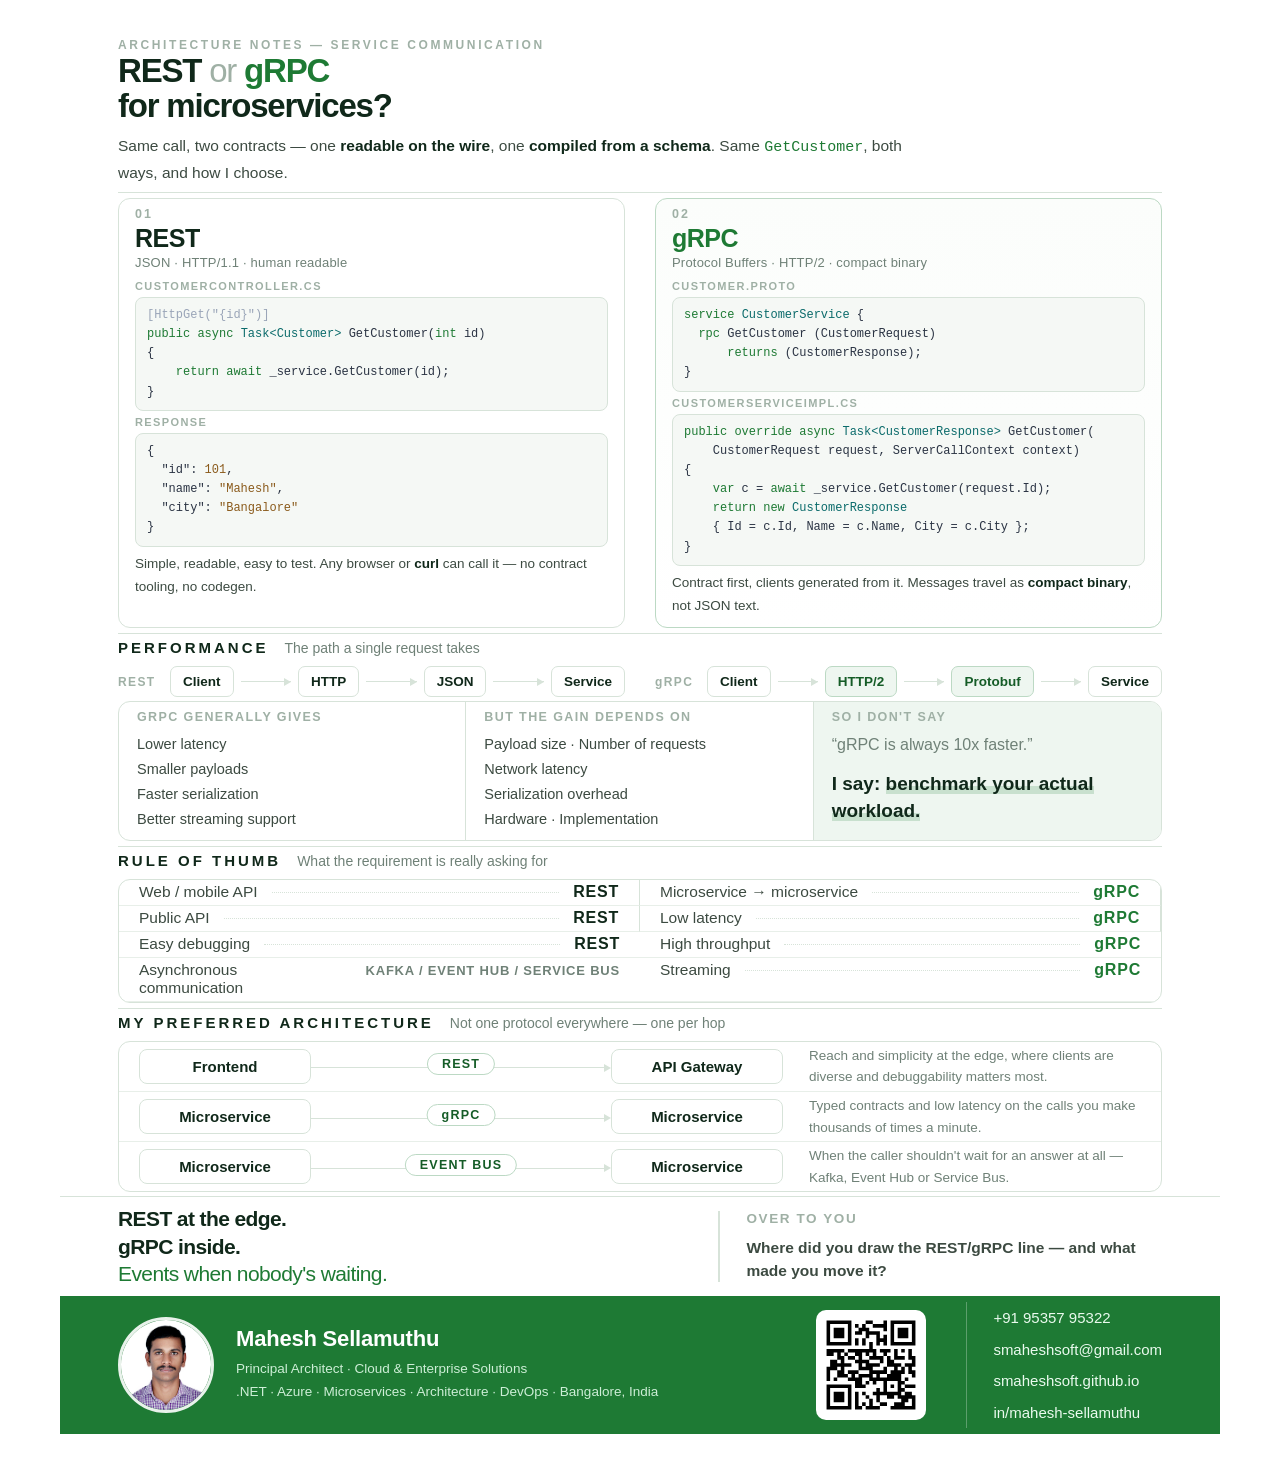
<file: linkedpost/rest-vs-grpc.html>
<!DOCTYPE html>
<html lang="en">
<head>
<meta charset="utf-8">
<meta name="viewport" content="width=device-width, initial-scale=1">
<title>REST vs gRPC for Microservices — Mahesh Sellamuthu</title>
<style>
  :root{
    --ink:#10281a; --body:#3c4a41; --muted:#6f8177; --faint:#9fb0a5;
    --rule:#d7e3d9; --rule2:#e8efe9; --code:#f5f8f5; --accent:#1e7a34; --accent-d:#155c27; --accent-l:#eef6f0;
    --mono:Consolas,"Cascadia Mono","Courier New",monospace;
  }
  *{box-sizing:border-box}
  body{margin:0;background:#fff;font-family:"Segoe UI",Roboto,Helvetica,Arial,sans-serif;color:var(--ink);padding:24px 12px;-webkit-font-smoothing:antialiased}
  .sheet{width:1160px;margin:0 auto;background:#fff}

  /* masthead */
  .eyebrow{font-size:12px;font-weight:700;letter-spacing:2.6px;text-transform:uppercase;color:var(--faint)}
  h1{margin:2px 0 0;font-size:33px;line-height:1.06;font-weight:800;letter-spacing:-1.2px;color:var(--ink)}
  h1 b{font-weight:800}
  h1 .a{color:var(--accent)}
  h1 .or{color:var(--faint);font-weight:400}
  .deck{margin:9px 0 0;font-size:15.5px;line-height:1.7;color:var(--body);max-width:800px;font-weight:400}
  .deck b{font-weight:600;color:var(--ink)}
  .deck code{font-family:Consolas,"Courier New",monospace;font-size:15px;color:var(--accent)}
  .hr{height:1px;background:var(--rule);margin:5px 0}
  .hr.soft{background:var(--rule2);margin:22px 0}

  /* two column compare */
  .compare{display:grid;grid-template-columns:1fr 1fr;gap:30px}
  .col{border:1px solid var(--rule);border-radius:12px;padding:8px 16px 9px}
  .col.b{border-color:#bcd9c4;background:linear-gradient(180deg,#fbfdfb,#fff)}
  .vrule{background:var(--rule2)}
  .num{font-size:12.5px;font-weight:700;letter-spacing:2px;color:var(--faint)}
  h2{margin:3px 0 2px;font-size:25px;font-weight:800;letter-spacing:-.5px}
  .col.b h2{color:var(--accent)}
  .meta{font-size:13px;color:var(--muted);letter-spacing:.2px;margin-bottom:10px}
  .caption{font-size:11px;font-weight:700;letter-spacing:1.4px;text-transform:uppercase;color:var(--faint);margin:0 0 5px}
  pre{margin:0 0 5px;background:var(--code);border:1px solid var(--rule);border-radius:8px;padding:8px 11px;font-family:var(--mono);font-size:12px;line-height:1.6;color:#2b3444;white-space:pre;overflow:hidden}
  pre .k{color:#1e7a34} pre .t{color:#0b6b6b} pre .s{color:#8a5a1b} pre .c{color:#9aa5b8}
  .note{font-size:13.5px;line-height:1.75;color:var(--body);font-weight:400}
  .note b{font-weight:600;color:var(--ink)}

  /* section head */
  .shead{display:flex;align-items:baseline;gap:16px;margin-bottom:10px}
  .shead h3{margin:0;font-size:15px;font-weight:700;letter-spacing:3px;text-transform:uppercase;color:var(--ink)}
  .shead span{font-size:14px;color:var(--muted);font-weight:400}

  /* flow */
  .flows{display:grid;grid-template-columns:1fr 1fr;gap:38px;margin-bottom:12px}
  .flow{font-size:15.5px;color:var(--ink);letter-spacing:.2px}
  .flow .lb{display:inline-block;width:60px;color:var(--faint);font-size:12.5px;letter-spacing:1.6px}
  .flow i{font-style:normal;color:var(--faint);margin:0 7px}
  .flow em{font-style:normal;color:var(--accent)}

  /* perf grid */
  .perf{display:grid;grid-template-columns:1fr 1fr 1fr;gap:0;border:1px solid var(--rule);border-radius:12px;overflow:hidden}
  .perf > div{padding:8px 18px;border-right:1px solid var(--rule)}
  .perf > div:last-child{border-right:0;background:var(--accent-l)}
  .perf h4{margin:0 0 8px;font-size:12.5px;font-weight:700;letter-spacing:1.4px;text-transform:uppercase;color:var(--faint)}
  .li{font-size:14.5px;line-height:1.72;color:var(--body);font-weight:400}
  .li b{color:var(--ink);font-weight:600}
  .verdict .x{font-size:16px;color:var(--muted);font-weight:300;line-height:1.6}
  .verdict .y{font-size:19px;color:var(--ink);font-weight:600;margin-top:12px;line-height:1.45}
  .verdict .y u{text-decoration:none;box-shadow:inset 0 -8px 0 rgba(30,122,52,.18)}

  /* decision list */
  .dec{display:grid;grid-template-columns:1fr 1fr;column-gap:0;border:1px solid var(--rule);border-radius:12px;overflow:hidden}
  .dec > div:nth-child(-n+4){border-right:1px solid var(--rule)}
  .drow{display:flex;align-items:baseline;justify-content:space-between;gap:14px;padding:3.5px 20px;border-bottom:1px solid var(--rule2)}
  .drow .q{font-size:15.5px;color:var(--body);font-weight:400}
  .drow .dotted{flex:1;border-bottom:1px dotted var(--rule);transform:translateY(-4px)}
  .drow .a{font-size:16px;font-weight:800;letter-spacing:.8px;white-space:nowrap}
  .a.rest{color:var(--ink)}
  .a.grpc{color:var(--accent)}
  .a.evt{color:var(--muted);font-weight:700;font-size:13px}

  /* architecture */
  .arch{display:grid;grid-template-columns:repeat(3,1fr);gap:38px}
  .lane .who{font-size:17px;font-weight:600;color:var(--ink)}
  .lane .via{font-size:13px;letter-spacing:1.4px;color:var(--accent);margin:8px 0 8px;position:relative;padding-left:26px}
  .lane .via::before{content:"";position:absolute;left:0;top:7px;width:18px;height:1px;background:var(--accent)}
  .lane .why{font-size:13.5px;color:var(--muted);font-weight:400;line-height:1.5;margin-top:4px}


  /* pipeline diagram */
  .pipes{display:grid;grid-template-columns:1fr 1fr;gap:30px;margin-bottom:4px}
  .pipe{display:flex;align-items:center}
  .pipe .lb{width:52px;font-size:12px;font-weight:700;letter-spacing:1.4px;color:var(--faint)}
  .pipe .n{font-size:13.5px;font-weight:600;color:var(--ink);border:1px solid var(--rule);border-radius:7px;padding:7px 12px;background:#fff;white-space:nowrap}
  .pipe .n.k{border-color:#bcd9c4;background:var(--accent-l);color:var(--accent-d)}
  .pipe .ar{flex:1;height:1px;background:var(--rule);position:relative;margin:0 7px}
  .pipe .ar::after{content:"";position:absolute;right:0;top:-3.5px;border-left:7px solid var(--rule);border-top:4px solid transparent;border-bottom:4px solid transparent}
  /* payload strip */
  .wirefig{display:grid;grid-template-columns:1fr 1fr;gap:30px;margin:0 0 4px}
  .wf .cap{font-size:11px;font-weight:700;letter-spacing:1.2px;text-transform:uppercase;color:var(--faint);margin-bottom:6px}
  .wf .strip{font-family:var(--mono);font-size:12px;letter-spacing:.4px;padding:9px 12px;border-radius:8px;border:1px solid var(--rule);background:var(--code);color:#5a6b60;white-space:nowrap;overflow:hidden}
  .wf .strip.bin{background:var(--accent-l);border-color:#bcd9c4;color:var(--accent-d)}
  .wf .cap i{font-style:normal;color:var(--faint)}
  /* verdict callout */
  .quote-box{}
  /* architecture diagram */
  .archfig{display:grid;gap:0;border:1px solid var(--rule);border-radius:12px;overflow:hidden}
  .hop{padding:3px 20px;border-bottom:1px solid var(--rule2)}
  .hop:last-child{border-bottom:0}
  .hop{display:flex;align-items:center;gap:0}
  .hop .box{font-size:15px;font-weight:600;color:var(--ink);border:1px solid var(--rule);border-radius:8px;padding:8px 16px;background:#fff;white-space:nowrap;min-width:172px;text-align:center}
  .hop .conn{flex:0 0 300px;position:relative;height:28px}
  .hop .conn::before{content:"";position:absolute;top:15px;left:0;right:7px;height:1px;background:var(--rule)}
  .hop .conn::after{content:"";position:absolute;right:0;top:11.5px;border-left:7px solid var(--rule);border-top:4px solid transparent;border-bottom:4px solid transparent}
  .hop .conn em{position:absolute;left:50%;top:1px;transform:translateX(-50%);font-style:normal;font-size:12.5px;font-weight:800;letter-spacing:1.2px;background:#fff;padding:3px 14px;color:var(--accent-d);border:1px solid #bcd9c4;border-radius:20px}
  .hop .why{flex:1;font-size:13.5px;color:var(--muted);font-weight:400;padding-left:26px;line-height:1.6}

  /* closing band */
  .band-close{margin:0 -58px;padding:8px 58px 9px;background:#fff;color:var(--ink);display:grid;grid-template-columns:1.25fr 1fr;gap:46px;align-items:center;border-top:1px solid var(--rule)}
  .band-close .say{font-size:21px;line-height:1.3;font-weight:800;letter-spacing:-.6px}
  .band-close .say span{display:block}
  .band-close .say .m{color:var(--accent);font-weight:400}
  .band-close .ask{border-left:2px solid var(--rule);padding-left:26px}
  .band-close .ask .q{font-size:15.5px;line-height:1.5;font-weight:600;color:var(--body)}
  .band-close .ask .t{font-size:13.5px;color:var(--faint);margin-bottom:10px;font-weight:700;letter-spacing:1.6px;text-transform:uppercase}
  /* close */
  .close{display:grid;grid-template-columns:1.45fr 1fr;gap:48px;align-items:end;margin:14px 0}
  .close .big{font-size:26px;line-height:1.45;font-weight:400;color:var(--ink);letter-spacing:-.6px}
  .close .big b{font-weight:700}
  .close .ask{font-size:16px;color:var(--muted);font-weight:400;line-height:1.6;text-align:right}
  .close .ask b{display:block;color:var(--ink);font-weight:600;margin-top:4px}

  /* footer */
  .foot{margin:0 -58px;padding:6px 58px;background:var(--accent);color:#fff;display:grid;grid-template-columns:1fr auto auto;gap:40px;align-items:center}
  .foot .id{display:flex;align-items:center;gap:22px}
  .foot img.me{width:96px;height:96px;border-radius:50%;object-fit:cover;object-position:top center;border:3px solid rgba(255,255,255,.9)}
  .foot h5{margin:0;font-size:22px;font-weight:800;letter-spacing:-.2px;color:#fff}
  .foot .role{font-size:13.5px;color:#cdeed6;margin-top:6px;font-weight:400;line-height:1.7}
  .foot .qr{justify-self:end;align-self:center;background:#fff;border-radius:10px;padding:7px;line-height:0}
  .foot .qr svg{display:block;width:96px;height:96px}
  .foot .qr div{font-size:9px;font-weight:700;letter-spacing:.9px;color:var(--accent);margin-top:7px;text-align:center}
  .foot .c{font-size:15px;line-height:2.1;color:#eafaee;text-align:left;font-weight:500;padding-left:26px;border-left:1px solid rgba(255,255,255,.28)}
  .foot .c a{color:#eafaee;text-decoration:none}
  .hash{margin:0 -58px;padding:5px 20px 7px;font-size:11.5px;color:var(--muted);text-align:center;letter-spacing:0;background:var(--accent-l)}

  /* two-page carousel: #p1 / #p2 in the URL renders one page for export */
  .page{width:1160px;margin:0 auto;background:#fff;padding:14px 58px 0;position:relative}
  
  .pagenum{position:absolute;right:58px;top:14px;font-size:12px;font-weight:700;letter-spacing:2px;color:var(--faint)}
  .contd{font-size:13px;font-weight:700;letter-spacing:2.6px;text-transform:uppercase;color:var(--faint);margin-bottom:4px}
  .slim{margin:44px -58px 0;padding:20px 58px;background:var(--accent);display:flex;align-items:center;gap:16px;font-size:14px;color:#cdeed6}
  .slim img{width:46px;height:46px;border-radius:50%;object-fit:cover;object-position:top center;border:2px solid rgba(255,255,255,.85)}
  .slim b{color:#fff;font-size:16px}
  .slim .r{margin-left:auto;font-weight:700;color:#fff}
  #stage{transform-origin:top center}
  @media print{
    body{padding:0;margin:0}
    #stage{transform:none !important;height:auto !important}
    .sheet{width:1160px;transform:scale(.684);transform-origin:top left}
    @page{size:A4 portrait;margin:0}
  }
</style>
</head>
<body>
<div id="stage"><div class="sheet"><div class="page">

  <div class="eyebrow">Architecture Notes — Service Communication</div>
  <h1><b>REST</b> <span class="or">or</span> <b class="a">gRPC</b><br>for microservices?</h1>
  <p class="deck">Same call, two contracts — one <b>readable on the wire</b>, one <b>compiled from a schema</b>. Same <code>GetCustomer</code>, both ways, and how I choose.</p>

  <div class="hr"></div>

  <div class="compare">
    <div class="col">
      <div class="num">01</div>
      <h2>REST</h2>
      <div class="meta">JSON · HTTP/1.1 · human readable</div>
      <div class="caption">CustomerController.cs</div>
<pre><span class="c">[HttpGet("{id}")]</span>
<span class="k">public async</span> <span class="t">Task&lt;Customer&gt;</span> GetCustomer(<span class="k">int</span> id)
{
    <span class="k">return await</span> _service.GetCustomer(id);
}</pre>
      <div class="caption">Response</div>
<pre>{
  "id": <span class="s">101</span>,
  "name": <span class="s">"Mahesh"</span>,
  "city": <span class="s">"Bangalore"</span>
}</pre>
      <div class="note">Simple, readable, easy to test. Any browser or <b>curl</b> can call it — no contract tooling, no codegen.</div>
    </div>

    <div class="col b">
      <div class="num">02</div>
      <h2>gRPC</h2>
      <div class="meta">Protocol Buffers · HTTP/2 · compact binary</div>
      <div class="caption">customer.proto</div>
<pre><span class="k">service</span> <span class="t">CustomerService</span> {
  <span class="k">rpc</span> GetCustomer (CustomerRequest)
      <span class="k">returns</span> (CustomerResponse);
}</pre>
      <div class="caption">CustomerServiceImpl.cs</div>
<pre><span class="k">public override async</span> <span class="t">Task&lt;CustomerResponse&gt;</span> GetCustomer(
    CustomerRequest request, ServerCallContext context)
{
    <span class="k">var</span> c = <span class="k">await</span> _service.GetCustomer(request.Id);
    <span class="k">return new</span> <span class="t">CustomerResponse</span>
    { Id = c.Id, Name = c.Name, City = c.City };
}</pre>
      <div class="note">Contract first, clients generated from it. Messages travel as <b>compact binary</b>, not JSON text.</div>
    </div>
  </div>

  <div class="hr"></div>

  <div class="shead"><h3>Performance</h3><span>The path a single request takes</span></div>
  <div class="pipes">
    <div class="pipe"><span class="lb">REST</span><span class="n">Client</span><span class="ar"></span><span class="n">HTTP</span><span class="ar"></span><span class="n">JSON</span><span class="ar"></span><span class="n">Service</span></div>
    <div class="pipe"><span class="lb">gRPC</span><span class="n">Client</span><span class="ar"></span><span class="n k">HTTP/2</span><span class="ar"></span><span class="n k">Protobuf</span><span class="ar"></span><span class="n">Service</span></div>
  </div>

  <div class="perf">
    <div>
      <h4>gRPC generally gives</h4>
      <div class="li">Lower latency<br>Smaller payloads<br>Faster serialization<br>Better streaming support</div>
    </div>
    <div>
      <h4>But the gain depends on</h4>
      <div class="li">Payload size · Number of requests<br>Network latency<br>Serialization overhead<br>Hardware · Implementation</div>
    </div>
    <div class="verdict quote-box">
      <h4>So I don't say</h4>
      <div class="x">“gRPC is always 10x faster.”</div>
      <div class="y">I say: <u>benchmark your actual workload.</u></div>
    </div>
  </div>


  <div class="hr"></div>

  <div class="shead"><h3>Rule of thumb</h3><span>What the requirement is really asking for</span></div>
  <div class="dec">
    <div class="drow"><span class="q">Web / mobile API</span><span class="dotted"></span><span class="a rest">REST</span></div>
    <div class="drow"><span class="q">Microservice → microservice</span><span class="dotted"></span><span class="a grpc">gRPC</span></div>
    <div class="drow"><span class="q">Public API</span><span class="dotted"></span><span class="a rest">REST</span></div>
    <div class="drow"><span class="q">Low latency</span><span class="dotted"></span><span class="a grpc">gRPC</span></div>
    <div class="drow"><span class="q">Easy debugging</span><span class="dotted"></span><span class="a rest">REST</span></div>
    <div class="drow"><span class="q">High throughput</span><span class="dotted"></span><span class="a grpc">gRPC</span></div>
    <div class="drow"><span class="q">Asynchronous communication</span><span class="dotted"></span><span class="a evt">KAFKA / EVENT HUB / SERVICE BUS</span></div>
    <div class="drow"><span class="q">Streaming</span><span class="dotted"></span><span class="a grpc">gRPC</span></div>
  </div>

  <div class="hr"></div>

  <div class="shead"><h3>My preferred architecture</h3><span>Not one protocol everywhere — one per hop</span></div>
  <div class="archfig">
    <div class="hop"><span class="box">Frontend</span><span class="conn"><em>REST</em></span><span class="box">API Gateway</span><span class="why">Reach and simplicity at the edge, where clients are diverse and debuggability matters most.</span></div>
    <div class="hop"><span class="box">Microservice</span><span class="conn"><em>gRPC</em></span><span class="box">Microservice</span><span class="why">Typed contracts and low latency on the calls you make thousands of times a minute.</span></div>
    <div class="hop"><span class="box">Microservice</span><span class="conn"><em>EVENT BUS</em></span><span class="box">Microservice</span><span class="why">When the caller shouldn't wait for an answer at all — Kafka, Event Hub or Service Bus.</span></div>
  </div>

  <div style="height:4px"></div>

  <div class="band-close">
    <div class="say">
      <span>REST at the edge.</span>
      <span>gRPC inside.</span>
      <span class="m">Events when nobody's waiting.</span>
    </div>
    <div class="ask">
      <div class="t">Over to you</div>
      <div class="q">Where did you draw the REST/gRPC line — and what made you move it?</div>
    </div>
  </div>

  <div class="foot">
    <div class="id">
    <img class="me" src="mahesh.jpg" alt="Mahesh Sellamuthu">
    <div>
      <h5>Mahesh Sellamuthu</h5>
      <div class="role">Principal Architect · Cloud &amp; Enterprise Solutions<br>.NET · Azure · Microservices · Architecture · DevOps · Bangalore, India</div>
    </div>
    </div>
    <div class="qr"><svg xmlns="http://www.w3.org/2000/svg" viewBox="0 0 270 270" width="96" height="96" role="img" aria-label="QR code to smaheshsoft.github.io"> <title>QR Code</title> <desc>https://smaheshsoft.github.io/</desc> <rect style="fill:rgb(255, 255, 255);fill-opacity:1" x="0" y="0" width="270" height="270" /> <g id="elements"> <path style="fill:rgb(0, 0, 0)" d="M 10,10 l 10,0 0,10 -10,0 z M 20,10 l 10,0 0,10 -10,0 z M 30,10 l 10,0 0,10 -10,0 z M 40,10 l 10,0 0,10 -10,0 z M 50,10 l 10,0 0,10 -10,0 z M 60,10 l 10,0 0,10 -10,0 z M 70,10 l 10,0 0,10 -10,0 z M 120,10 l 10,0 0,10 -10,0 z M 130,10 l 10,0 0,10 -10,0 z M 170,10 l 10,0 0,10 -10,0 z M 190,10 l 10,0 0,10 -10,0 z M 200,10 l 10,0 0,10 -10,0 z M 210,10 l 10,0 0,10 -10,0 z M 220,10 l 10,0 0,10 -10,0 z M 230,10 l 10,0 0,10 -10,0 z M 240,10 l 10,0 0,10 -10,0 z M 250,10 l 10,0 0,10 -10,0 z M 10,20 l 10,0 0,10 -10,0 z M 70,20 l 10,0 0,10 -10,0 z M 90,20 l 10,0 0,10 -10,0 z M 110,20 l 10,0 0,10 -10,0 z M 140,20 l 10,0 0,10 -10,0 z M 150,20 l 10,0 0,10 -10,0 z M 160,20 l 10,0 0,10 -10,0 z M 170,20 l 10,0 0,10 -10,0 z M 190,20 l 10,0 0,10 -10,0 z M 250,20 l 10,0 0,10 -10,0 z M 10,30 l 10,0 0,10 -10,0 z M 30,30 l 10,0 0,10 -10,0 z M 40,30 l 10,0 0,10 -10,0 z M 50,30 l 10,0 0,10 -10,0 z M 70,30 l 10,0 0,10 -10,0 z M 100,30 l 10,0 0,10 -10,0 z M 110,30 l 10,0 0,10 -10,0 z M 120,30 l 10,0 0,10 -10,0 z M 170,30 l 10,0 0,10 -10,0 z M 190,30 l 10,0 0,10 -10,0 z M 210,30 l 10,0 0,10 -10,0 z M 220,30 l 10,0 0,10 -10,0 z M 230,30 l 10,0 0,10 -10,0 z M 250,30 l 10,0 0,10 -10,0 z M 10,40 l 10,0 0,10 -10,0 z M 30,40 l 10,0 0,10 -10,0 z M 40,40 l 10,0 0,10 -10,0 z M 50,40 l 10,0 0,10 -10,0 z M 70,40 l 10,0 0,10 -10,0 z M 90,40 l 10,0 0,10 -10,0 z M 100,40 l 10,0 0,10 -10,0 z M 120,40 l 10,0 0,10 -10,0 z M 130,40 l 10,0 0,10 -10,0 z M 140,40 l 10,0 0,10 -10,0 z M 150,40 l 10,0 0,10 -10,0 z M 190,40 l 10,0 0,10 -10,0 z M 210,40 l 10,0 0,10 -10,0 z M 220,40 l 10,0 0,10 -10,0 z M 230,40 l 10,0 0,10 -10,0 z M 250,40 l 10,0 0,10 -10,0 z M 10,50 l 10,0 0,10 -10,0 z M 30,50 l 10,0 0,10 -10,0 z M 40,50 l 10,0 0,10 -10,0 z M 50,50 l 10,0 0,10 -10,0 z M 70,50 l 10,0 0,10 -10,0 z M 120,50 l 10,0 0,10 -10,0 z M 150,50 l 10,0 0,10 -10,0 z M 170,50 l 10,0 0,10 -10,0 z M 190,50 l 10,0 0,10 -10,0 z M 210,50 l 10,0 0,10 -10,0 z M 220,50 l 10,0 0,10 -10,0 z M 230,50 l 10,0 0,10 -10,0 z M 250,50 l 10,0 0,10 -10,0 z M 10,60 l 10,0 0,10 -10,0 z M 70,60 l 10,0 0,10 -10,0 z M 90,60 l 10,0 0,10 -10,0 z M 110,60 l 10,0 0,10 -10,0 z M 150,60 l 10,0 0,10 -10,0 z M 160,60 l 10,0 0,10 -10,0 z M 170,60 l 10,0 0,10 -10,0 z M 190,60 l 10,0 0,10 -10,0 z M 250,60 l 10,0 0,10 -10,0 z M 10,70 l 10,0 0,10 -10,0 z M 20,70 l 10,0 0,10 -10,0 z M 30,70 l 10,0 0,10 -10,0 z M 40,70 l 10,0 0,10 -10,0 z M 50,70 l 10,0 0,10 -10,0 z M 60,70 l 10,0 0,10 -10,0 z M 70,70 l 10,0 0,10 -10,0 z M 90,70 l 10,0 0,10 -10,0 z M 110,70 l 10,0 0,10 -10,0 z M 130,70 l 10,0 0,10 -10,0 z M 150,70 l 10,0 0,10 -10,0 z M 170,70 l 10,0 0,10 -10,0 z M 190,70 l 10,0 0,10 -10,0 z M 200,70 l 10,0 0,10 -10,0 z M 210,70 l 10,0 0,10 -10,0 z M 220,70 l 10,0 0,10 -10,0 z M 230,70 l 10,0 0,10 -10,0 z M 240,70 l 10,0 0,10 -10,0 z M 250,70 l 10,0 0,10 -10,0 z M 130,80 l 10,0 0,10 -10,0 z M 10,90 l 10,0 0,10 -10,0 z M 20,90 l 10,0 0,10 -10,0 z M 30,90 l 10,0 0,10 -10,0 z M 40,90 l 10,0 0,10 -10,0 z M 50,90 l 10,0 0,10 -10,0 z M 70,90 l 10,0 0,10 -10,0 z M 80,90 l 10,0 0,10 -10,0 z M 90,90 l 10,0 0,10 -10,0 z M 100,90 l 10,0 0,10 -10,0 z M 110,90 l 10,0 0,10 -10,0 z M 120,90 l 10,0 0,10 -10,0 z M 130,90 l 10,0 0,10 -10,0 z M 140,90 l 10,0 0,10 -10,0 z M 160,90 l 10,0 0,10 -10,0 z M 170,90 l 10,0 0,10 -10,0 z M 180,90 l 10,0 0,10 -10,0 z M 200,90 l 10,0 0,10 -10,0 z M 220,90 l 10,0 0,10 -10,0 z M 240,90 l 10,0 0,10 -10,0 z M 10,100 l 10,0 0,10 -10,0 z M 20,100 l 10,0 0,10 -10,0 z M 40,100 l 10,0 0,10 -10,0 z M 60,100 l 10,0 0,10 -10,0 z M 90,100 l 10,0 0,10 -10,0 z M 100,100 l 10,0 0,10 -10,0 z M 120,100 l 10,0 0,10 -10,0 z M 140,100 l 10,0 0,10 -10,0 z M 170,100 l 10,0 0,10 -10,0 z M 200,100 l 10,0 0,10 -10,0 z M 240,100 l 10,0 0,10 -10,0 z M 40,110 l 10,0 0,10 -10,0 z M 50,110 l 10,0 0,10 -10,0 z M 70,110 l 10,0 0,10 -10,0 z M 80,110 l 10,0 0,10 -10,0 z M 100,110 l 10,0 0,10 -10,0 z M 130,110 l 10,0 0,10 -10,0 z M 140,110 l 10,0 0,10 -10,0 z M 150,110 l 10,0 0,10 -10,0 z M 160,110 l 10,0 0,10 -10,0 z M 180,110 l 10,0 0,10 -10,0 z M 200,110 l 10,0 0,10 -10,0 z M 210,110 l 10,0 0,10 -10,0 z M 220,110 l 10,0 0,10 -10,0 z M 240,110 l 10,0 0,10 -10,0 z M 250,110 l 10,0 0,10 -10,0 z M 20,120 l 10,0 0,10 -10,0 z M 30,120 l 10,0 0,10 -10,0 z M 50,120 l 10,0 0,10 -10,0 z M 90,120 l 10,0 0,10 -10,0 z M 100,120 l 10,0 0,10 -10,0 z M 110,120 l 10,0 0,10 -10,0 z M 120,120 l 10,0 0,10 -10,0 z M 160,120 l 10,0 0,10 -10,0 z M 180,120 l 10,0 0,10 -10,0 z M 190,120 l 10,0 0,10 -10,0 z M 250,120 l 10,0 0,10 -10,0 z M 20,130 l 10,0 0,10 -10,0 z M 30,130 l 10,0 0,10 -10,0 z M 40,130 l 10,0 0,10 -10,0 z M 50,130 l 10,0 0,10 -10,0 z M 60,130 l 10,0 0,10 -10,0 z M 70,130 l 10,0 0,10 -10,0 z M 100,130 l 10,0 0,10 -10,0 z M 120,130 l 10,0 0,10 -10,0 z M 130,130 l 10,0 0,10 -10,0 z M 140,130 l 10,0 0,10 -10,0 z M 150,130 l 10,0 0,10 -10,0 z M 180,130 l 10,0 0,10 -10,0 z M 190,130 l 10,0 0,10 -10,0 z M 200,130 l 10,0 0,10 -10,0 z M 210,130 l 10,0 0,10 -10,0 z M 230,130 l 10,0 0,10 -10,0 z M 240,130 l 10,0 0,10 -10,0 z M 250,130 l 10,0 0,10 -10,0 z M 10,140 l 10,0 0,10 -10,0 z M 20,140 l 10,0 0,10 -10,0 z M 30,140 l 10,0 0,10 -10,0 z M 50,140 l 10,0 0,10 -10,0 z M 100,140 l 10,0 0,10 -10,0 z M 110,140 l 10,0 0,10 -10,0 z M 120,140 l 10,0 0,10 -10,0 z M 130,140 l 10,0 0,10 -10,0 z M 170,140 l 10,0 0,10 -10,0 z M 200,140 l 10,0 0,10 -10,0 z M 220,140 l 10,0 0,10 -10,0 z M 240,140 l 10,0 0,10 -10,0 z M 10,150 l 10,0 0,10 -10,0 z M 40,150 l 10,0 0,10 -10,0 z M 50,150 l 10,0 0,10 -10,0 z M 70,150 l 10,0 0,10 -10,0 z M 80,150 l 10,0 0,10 -10,0 z M 90,150 l 10,0 0,10 -10,0 z M 130,150 l 10,0 0,10 -10,0 z M 140,150 l 10,0 0,10 -10,0 z M 150,150 l 10,0 0,10 -10,0 z M 160,150 l 10,0 0,10 -10,0 z M 170,150 l 10,0 0,10 -10,0 z M 190,150 l 10,0 0,10 -10,0 z M 200,150 l 10,0 0,10 -10,0 z M 210,150 l 10,0 0,10 -10,0 z M 220,150 l 10,0 0,10 -10,0 z M 240,150 l 10,0 0,10 -10,0 z M 250,150 l 10,0 0,10 -10,0 z M 10,160 l 10,0 0,10 -10,0 z M 40,160 l 10,0 0,10 -10,0 z M 50,160 l 10,0 0,10 -10,0 z M 60,160 l 10,0 0,10 -10,0 z M 80,160 l 10,0 0,10 -10,0 z M 100,160 l 10,0 0,10 -10,0 z M 110,160 l 10,0 0,10 -10,0 z M 120,160 l 10,0 0,10 -10,0 z M 130,160 l 10,0 0,10 -10,0 z M 150,160 l 10,0 0,10 -10,0 z M 180,160 l 10,0 0,10 -10,0 z M 190,160 l 10,0 0,10 -10,0 z M 200,160 l 10,0 0,10 -10,0 z M 210,160 l 10,0 0,10 -10,0 z M 250,160 l 10,0 0,10 -10,0 z M 10,170 l 10,0 0,10 -10,0 z M 30,170 l 10,0 0,10 -10,0 z M 70,170 l 10,0 0,10 -10,0 z M 80,170 l 10,0 0,10 -10,0 z M 90,170 l 10,0 0,10 -10,0 z M 100,170 l 10,0 0,10 -10,0 z M 130,170 l 10,0 0,10 -10,0 z M 140,170 l 10,0 0,10 -10,0 z M 150,170 l 10,0 0,10 -10,0 z M 160,170 l 10,0 0,10 -10,0 z M 170,170 l 10,0 0,10 -10,0 z M 180,170 l 10,0 0,10 -10,0 z M 190,170 l 10,0 0,10 -10,0 z M 200,170 l 10,0 0,10 -10,0 z M 210,170 l 10,0 0,10 -10,0 z M 230,170 l 10,0 0,10 -10,0 z M 90,180 l 10,0 0,10 -10,0 z M 100,180 l 10,0 0,10 -10,0 z M 120,180 l 10,0 0,10 -10,0 z M 140,180 l 10,0 0,10 -10,0 z M 170,180 l 10,0 0,10 -10,0 z M 210,180 l 10,0 0,10 -10,0 z M 220,180 l 10,0 0,10 -10,0 z M 10,190 l 10,0 0,10 -10,0 z M 20,190 l 10,0 0,10 -10,0 z M 30,190 l 10,0 0,10 -10,0 z M 40,190 l 10,0 0,10 -10,0 z M 50,190 l 10,0 0,10 -10,0 z M 60,190 l 10,0 0,10 -10,0 z M 70,190 l 10,0 0,10 -10,0 z M 90,190 l 10,0 0,10 -10,0 z M 100,190 l 10,0 0,10 -10,0 z M 110,190 l 10,0 0,10 -10,0 z M 170,190 l 10,0 0,10 -10,0 z M 190,190 l 10,0 0,10 -10,0 z M 210,190 l 10,0 0,10 -10,0 z M 230,190 l 10,0 0,10 -10,0 z M 240,190 l 10,0 0,10 -10,0 z M 250,190 l 10,0 0,10 -10,0 z M 10,200 l 10,0 0,10 -10,0 z M 70,200 l 10,0 0,10 -10,0 z M 150,200 l 10,0 0,10 -10,0 z M 170,200 l 10,0 0,10 -10,0 z M 210,200 l 10,0 0,10 -10,0 z M 220,200 l 10,0 0,10 -10,0 z M 10,210 l 10,0 0,10 -10,0 z M 30,210 l 10,0 0,10 -10,0 z M 40,210 l 10,0 0,10 -10,0 z M 50,210 l 10,0 0,10 -10,0 z M 70,210 l 10,0 0,10 -10,0 z M 90,210 l 10,0 0,10 -10,0 z M 110,210 l 10,0 0,10 -10,0 z M 140,210 l 10,0 0,10 -10,0 z M 150,210 l 10,0 0,10 -10,0 z M 160,210 l 10,0 0,10 -10,0 z M 170,210 l 10,0 0,10 -10,0 z M 180,210 l 10,0 0,10 -10,0 z M 190,210 l 10,0 0,10 -10,0 z M 200,210 l 10,0 0,10 -10,0 z M 210,210 l 10,0 0,10 -10,0 z M 230,210 l 10,0 0,10 -10,0 z M 240,210 l 10,0 0,10 -10,0 z M 10,220 l 10,0 0,10 -10,0 z M 30,220 l 10,0 0,10 -10,0 z M 40,220 l 10,0 0,10 -10,0 z M 50,220 l 10,0 0,10 -10,0 z M 70,220 l 10,0 0,10 -10,0 z M 90,220 l 10,0 0,10 -10,0 z M 120,220 l 10,0 0,10 -10,0 z M 150,220 l 10,0 0,10 -10,0 z M 180,220 l 10,0 0,10 -10,0 z M 190,220 l 10,0 0,10 -10,0 z M 210,220 l 10,0 0,10 -10,0 z M 220,220 l 10,0 0,10 -10,0 z M 230,220 l 10,0 0,10 -10,0 z M 240,220 l 10,0 0,10 -10,0 z M 250,220 l 10,0 0,10 -10,0 z M 10,230 l 10,0 0,10 -10,0 z M 30,230 l 10,0 0,10 -10,0 z M 40,230 l 10,0 0,10 -10,0 z M 50,230 l 10,0 0,10 -10,0 z M 70,230 l 10,0 0,10 -10,0 z M 90,230 l 10,0 0,10 -10,0 z M 130,230 l 10,0 0,10 -10,0 z M 150,230 l 10,0 0,10 -10,0 z M 220,230 l 10,0 0,10 -10,0 z M 230,230 l 10,0 0,10 -10,0 z M 250,230 l 10,0 0,10 -10,0 z M 10,240 l 10,0 0,10 -10,0 z M 70,240 l 10,0 0,10 -10,0 z M 90,240 l 10,0 0,10 -10,0 z M 110,240 l 10,0 0,10 -10,0 z M 130,240 l 10,0 0,10 -10,0 z M 160,240 l 10,0 0,10 -10,0 z M 170,240 l 10,0 0,10 -10,0 z M 200,240 l 10,0 0,10 -10,0 z M 210,240 l 10,0 0,10 -10,0 z M 220,240 l 10,0 0,10 -10,0 z M 250,240 l 10,0 0,10 -10,0 z M 10,250 l 10,0 0,10 -10,0 z M 20,250 l 10,0 0,10 -10,0 z M 30,250 l 10,0 0,10 -10,0 z M 40,250 l 10,0 0,10 -10,0 z M 50,250 l 10,0 0,10 -10,0 z M 60,250 l 10,0 0,10 -10,0 z M 70,250 l 10,0 0,10 -10,0 z M 90,250 l 10,0 0,10 -10,0 z M 100,250 l 10,0 0,10 -10,0 z M 120,250 l 10,0 0,10 -10,0 z M 130,250 l 10,0 0,10 -10,0 z M 140,250 l 10,0 0,10 -10,0 z M 150,250 l 10,0 0,10 -10,0 z M 190,250 l 10,0 0,10 -10,0 z M 200,250 l 10,0 0,10 -10,0 z M 210,250 l 10,0 0,10 -10,0 z M 220,250 l 10,0 0,10 -10,0 z M 230,250 l 10,0 0,10 -10,0 z M 240,250 l 10,0 0,10 -10,0 z M 250,250 l 10,0 0,10 -10,0 z " /> </g> </svg></div>
    <div class="c">
      <div><a href="tel:+919535795322">+91 95357 95322</a></div>
      <div><a href="mailto:smaheshsoft@gmail.com">smaheshsoft@gmail.com</a></div>
      <div><a href="https://smaheshsoft.github.io">smaheshsoft.github.io</a></div>
      <div><a href="https://www.linkedin.com/in/mahesh-sellamuthu-75334631/">in/mahesh-sellamuthu</a></div>
    </div>
  </div>

</div>
</div></div>
<script>
  (function(){
    var h=location.hash;
    if(h==='#p1') document.body.className='only1';
    if(h==='#p2') document.body.className='only2';
    var stage=document.getElementById('stage'), sheet=stage.firstElementChild;
    function fit(){
      stage.style.transform='none'; stage.style.height='auto';
      var s=Math.min(1,(document.documentElement.clientWidth-16)/sheet.offsetWidth);
      stage.style.transform='scale('+s+')';
      stage.style.height=(sheet.offsetHeight*s)+'px';
    }
    fit(); window.addEventListener('resize',fit); window.addEventListener('load',fit);
  })();
</script>
</body>
</html>
</file>
<file: css/style.css>
:root {
    --primary: #0a2540;
    --secondary: #425466;
    --background: #ffffff;
    --gray-bg: #f5f7fa;
    --accent: #84cc16;
    --accent-light: #bef264;
    --ease-out: cubic-bezier(0.22, 1, 0.36, 1);
    --dur: 0.7s;
}

html {
    scroll-behavior: smooth;
}

* {
    box-sizing: border-box;
}

body {
    margin: 0;
    font-family: -apple-system, BlinkMacSystemFont, "Segoe UI", Roboto, Arial, sans-serif;
    color: var(--secondary);
    background: var(--background);
    line-height: 1.6;
}

.container {
    max-width: 1100px;
    margin: auto;
    padding: 40px 20px;
}

.header {
    position: relative;
    overflow: hidden;
    background: linear-gradient(120deg, #0a2540 0%, #123a63 45%, #0d2b4a 100%);
    background-size: 180% 180%;
    animation: header-drift 18s ease-in-out infinite;
    color: #fff;
}

/* Soft light bloom drifting behind the header content. */
.header::before {
    content: "";
    position: absolute;
    top: -40%;
    left: -10%;
    width: 60%;
    height: 180%;
    background: radial-gradient(circle, rgba(132, 204, 22, 0.30) 0%, rgba(132, 204, 22, 0) 65%);
    animation: bloom 14s ease-in-out infinite alternate;
    pointer-events: none;
}

.header .container {
    position: relative;
    z-index: 1;
}

@keyframes header-drift {
    0%, 100% { background-position: 0% 50%; }
    50% { background-position: 100% 50%; }
}

@keyframes bloom {
    from { transform: translate3d(0, 0, 0) scale(1); opacity: 0.75; }
    to { transform: translate3d(40%, 10%, 0) scale(1.25); opacity: 1; }
}

.header-top {
    display: grid;
    grid-template-columns: minmax(0, 1fr) auto;
    gap: 40px;
    align-items: center;
}

.header-text {
    min-width: 0;
}

.header-photo {
    position: relative;
    margin: 0;
    width: 240px;
    height: 240px;
    flex-shrink: 0;
}

/* Rotating conic ring behind the portrait. */
.header-photo::before {
    content: "";
    position: absolute;
    inset: -8px;
    border-radius: 50%;
    background: conic-gradient(from 0deg, var(--accent), var(--accent-light), #22d3ee, var(--accent));
    animation: ring-spin 9s linear infinite;
    opacity: 0.85;
}

.header-photo img {
    position: relative;
    display: block;
    width: 100%;
    height: 100%;
    border-radius: 50%;
    object-fit: cover;
    object-position: center top;
    border: 5px solid #0a2540;
    box-shadow: 0 18px 45px rgba(0, 0, 0, 0.45);
    transition: transform 0.5s var(--ease-out);
}

.header-photo:hover img {
    transform: scale(1.04);
}

@keyframes ring-spin {
    to { transform: rotate(360deg); }
}

.header h1 {
    margin-bottom: 5px;
    font-size: clamp(1.9rem, 5vw, 2.6rem);
    line-height: 1.15;
}

.header h2 {
    font-weight: 400;
    font-size: 1.2rem;
    opacity: 0.9;
}

.tagline {
    margin: 8px 0 0;
    font-size: 0.95rem;
    letter-spacing: 0.3px;
    color: #bef264;
}

.location {
    margin-top: 10px;
    opacity: 0.85;
}

.actions {
    display: flex;
    flex-wrap: wrap;
    gap: 12px;
    margin-top: 22px;
}

.btn {
    display: inline-flex;
    align-items: center;
    gap: 8px;
    padding: 11px 22px;
    border-radius: 30px;
    font-size: 0.92rem;
    font-weight: 600;
    text-decoration: none;
    border: 1px solid transparent;
    transition: transform 0.3s var(--ease-out),
                box-shadow 0.3s var(--ease-out),
                background-color 0.3s var(--ease-out),
                border-color 0.3s var(--ease-out),
                color 0.3s var(--ease-out);
}

.btn-ico {
    font-size: 0.95rem;
    line-height: 1;
}

.btn-primary {
    background: linear-gradient(90deg, var(--accent), var(--accent-light));
    /* Dark green text — white on lime fails contrast. */
    color: #1f3305;
    box-shadow: 0 8px 22px rgba(132, 204, 22, 0.35);
}

.btn-primary:hover {
    transform: translateY(-3px);
    box-shadow: 0 14px 30px rgba(132, 204, 22, 0.45);
}

.btn-ghost {
    border-color: rgba(255, 255, 255, 0.35);
    color: #fff;
}

.btn-ghost:hover {
    transform: translateY(-3px);
    border-color: var(--accent-light);
    color: var(--accent-light);
    background: rgba(255, 255, 255, 0.06);
}

.btn-call {
    border-color: rgba(190, 242, 100, 0.55);
    color: var(--accent-light);
}

.btn-call:hover {
    transform: translateY(-3px);
    background: rgba(190, 242, 100, 0.14);
    color: #fff;
}

.btn-wa {
    background: #25d366;
    color: #06301a;
    box-shadow: 0 8px 22px rgba(37, 211, 102, 0.3);
}

.btn-wa:hover {
    transform: translateY(-3px);
    background: #2ee574;
    box-shadow: 0 14px 30px rgba(37, 211, 102, 0.45);
}

.btn.is-busy {
    opacity: 0.7;
    pointer-events: none;
}

.btn:focus-visible {
    outline: 2px solid var(--accent-light);
    outline-offset: 3px;
}

.metrics {
    display: grid;
    grid-template-columns: repeat(auto-fit, minmax(150px, 1fr));
    gap: 15px;
    margin-top: 30px;
    padding-top: 25px;
    border-top: 1px solid rgba(255, 255, 255, 0.15);
}

.metric strong {
    display: block;
    font-size: 1.6rem;
    color: #bef264;
    line-height: 1.2;
}

.metric span {
    font-size: 0.85rem;
    opacity: 0.85;
}

.contact span {
    display: inline-block;
    margin-right: 20px;
    margin-top: 10px;
    font-size: 0.95rem;
}

.contact a {
    color: #fff;
    text-decoration: underline;
}

.section h3 {
    position: relative;
    font-size: 1.6rem;
    margin-bottom: 26px;
    padding-bottom: 12px;
    color: var(--primary);
}

/* Accent rule that draws itself in as the heading is revealed. */
.section h3::after {
    content: "";
    position: absolute;
    left: 0;
    bottom: 0;
    height: 3px;
    width: 0;
    border-radius: 2px;
    background: linear-gradient(90deg, var(--accent), var(--accent-light));
    transition: width 0.9s var(--ease-out) 0.15s;
}

.section h3.reveal-in::after {
    width: 64px;
}

.section.gray {
    background: var(--gray-bg);
}

.skills-grid {
    display: grid;
    grid-template-columns: repeat(auto-fit, minmax(300px, 1fr));
    gap: 20px;
}

.skills-grid > div {
    padding: 18px;
    border-radius: 10px;
    background: #fff;
    border: 1px solid #e6ebf1;
    border-left: 3px solid transparent;
    transition: transform 0.35s var(--ease-out),
                box-shadow 0.35s var(--ease-out),
                border-left-color 0.35s var(--ease-out);
}

.skills-grid > div:hover {
    transform: translateY(-4px);
    box-shadow: 0 12px 28px rgba(10, 37, 64, 0.1);
    border-left-color: var(--accent);
}

.skills-grid h4 {
    margin-bottom: 5px;
    color: var(--primary);
}

.competencies {
    list-style: none;
    padding-left: 0;
}

.competencies li {
    padding: 10px 0 10px 0;
    border-bottom: 1px solid #e0e6ed;
    transition: padding-left 0.3s var(--ease-out), color 0.3s var(--ease-out);
}

.competencies li:hover {
    padding-left: 12px;
    color: var(--primary);
}

.role {
    position: relative;
    margin-bottom: 30px;
    padding-left: 22px;
}

/* Timeline spine + node for each role. */
.role::before {
    content: "";
    position: absolute;
    left: 4px;
    top: 10px;
    bottom: -30px;
    width: 2px;
    background: #e0e6ed;
}

.role:last-child::before {
    bottom: auto;
    height: 0;
}

.role::after {
    content: "";
    position: absolute;
    left: 0;
    top: 8px;
    width: 10px;
    height: 10px;
    border-radius: 50%;
    background: #fff;
    border: 2px solid var(--accent);
    transform: scale(0.6);
    opacity: 0;
    transition: transform 0.5s var(--ease-out) 0.2s, opacity 0.5s var(--ease-out) 0.2s;
}

.role.reveal-in::after {
    transform: scale(1);
    opacity: 1;
}

.role:hover::after {
    background: var(--accent);
    box-shadow: 0 0 0 5px rgba(132, 204, 22, 0.2);
}

.role h4 {
    margin-bottom: 5px;
    color: var(--primary);
}

.role span {
    font-size: 0.9rem;
    color: #6b7280;
}

.role ul {
    margin-top: 10px;
}

/* ============ Featured Platforms — dark infographic showcase ============ */

.showcase {
    position: relative;
    overflow: hidden;
    background:
        radial-gradient(900px 500px at 12% 0%, rgba(56, 189, 248, 0.16), transparent 60%),
        radial-gradient(800px 500px at 88% 100%, rgba(132, 204, 22, 0.14), transparent 60%),
        linear-gradient(160deg, #061426 0%, #0a2035 55%, #071a2c 100%);
    color: #cbd5e1;
}

/* Faint grid so the panel reads as a technical canvas. */
.showcase::before {
    content: "";
    position: absolute;
    inset: 0;
    background-image:
        linear-gradient(rgba(148, 197, 255, 0.05) 1px, transparent 1px),
        linear-gradient(90deg, rgba(148, 197, 255, 0.05) 1px, transparent 1px);
    background-size: 48px 48px;
    pointer-events: none;
}

.showcase .container {
    position: relative;
    z-index: 1;
}

.showcase-head {
    margin-bottom: 40px;
}

.showcase-eyebrow {
    display: inline-block;
    padding: 4px 14px;
    border-radius: 20px;
    border: 1px solid rgba(190, 242, 100, 0.4);
    background: rgba(56, 189, 248, 0.1);
    color: #bef264;
    font-size: 0.72rem;
    font-weight: 700;
    letter-spacing: 2px;
    text-transform: uppercase;
}

.showcase h3 {
    margin: 14px 0 10px;
    font-size: 2rem;
    color: #fff;
}

.showcase h3::after {
    background: linear-gradient(90deg, #84cc16, #38bdf8);
}

.showcase-head p {
    max-width: 720px;
    margin: 0;
    color: #94a3b8;
}

/* ---- Card shell ---- */

.pcard {
    --p: #38bdf8;
    --p2: #a855f7;
    position: relative;
    overflow: hidden;
    margin-bottom: 44px;
    padding: 32px;
    border: 1px solid rgba(148, 197, 255, 0.14);
    border-radius: 18px;
    background: linear-gradient(150deg, rgba(13, 33, 56, 0.92), rgba(8, 22, 38, 0.92));
    box-shadow: 0 18px 45px rgba(0, 0, 0, 0.35);
    transition: transform 0.45s var(--ease-out),
                box-shadow 0.45s var(--ease-out),
                border-color 0.45s var(--ease-out);
}

.pcard-energy {
    --p: #84cc16;
    --p2: #22d3ee;
}

.pcard-devplat {
    --p: #38bdf8;
    --p2: #a855f7;
}

/* Colour rail down the left edge, keyed to the project. */
.pcard::after {
    content: "";
    position: absolute;
    top: 0;
    bottom: 0;
    left: 0;
    width: 4px;
    background: linear-gradient(180deg, var(--p), var(--p2));
    opacity: 0.85;
}

.pcard:hover {
    transform: translateY(-6px);
    border-color: color-mix(in srgb, var(--p) 45%, transparent);
    box-shadow: 0 28px 60px rgba(0, 0, 0, 0.5),
                0 0 0 1px color-mix(in srgb, var(--p) 25%, transparent);
}

.pcard-top {
    display: grid;
    grid-template-columns: minmax(280px, 1fr) minmax(300px, 1.15fr);
    gap: 28px;
    align-items: start;
    padding-bottom: 26px;
    margin-bottom: 26px;
    border-bottom: 1px solid rgba(148, 197, 255, 0.12);
}

.pcard-eyebrow {
    display: block;
    font-size: 0.78rem;
    font-weight: 700;
    letter-spacing: 3px;
    text-transform: uppercase;
    color: #64748b;
}

.pcard-title h4 {
    margin: 6px 0 10px;
    font-size: 1.85rem;
    line-height: 1.2;
    font-weight: 800;
    letter-spacing: -0.5px;
    color: #fff;
    text-transform: uppercase;
}

.pcard-title h4 em {
    font-style: normal;
    background: linear-gradient(90deg, var(--p), var(--p2));
    -webkit-background-clip: text;
    background-clip: text;
    color: transparent;
}

.pcard-sub {
    margin: 0;
    font-size: 0.95rem;
    color: #cbd5e1;
}

.pcard-sub i {
    font-style: normal;
    color: var(--p);
    padding: 0 4px;
}

.pcard-desc {
    color: #94a3b8;
    font-size: 0.95rem;
}

.pcard-h5 {
    margin: 28px 0 14px;
    font-size: 0.8rem;
    font-weight: 700;
    letter-spacing: 2px;
    text-transform: uppercase;
    color: var(--p);
}

.pcard-body {
    display: grid;
    grid-template-columns: repeat(auto-fit, minmax(290px, 1fr));
    gap: 30px;
}

.pcol > .pcard-h5:first-child {
    margin-top: 0;
}

/* ---- Capability pills (energy card header) ---- */

.pillbar {
    display: grid;
    grid-template-columns: repeat(auto-fit, minmax(96px, 1fr));
    gap: 10px;
    padding: 16px;
    border: 1px solid rgba(148, 197, 255, 0.12);
    border-radius: 14px;
    background: rgba(255, 255, 255, 0.03);
}

.pill {
    text-align: center;
    transition: transform 0.3s var(--ease-out);
}

.pill:hover {
    transform: translateY(-4px);
}

.pill-ico {
    display: block;
    font-size: 1.4rem;
    margin-bottom: 6px;
    filter: drop-shadow(0 0 8px color-mix(in srgb, var(--p) 55%, transparent));
}

.pill b {
    display: block;
    font-size: 0.82rem;
    color: #fff;
}

.pill i {
    display: block;
    font-style: normal;
    font-size: 0.75rem;
    color: #94a3b8;
}

/* ---- Feature tick list ---- */

.feat {
    list-style: none;
    padding: 0;
    margin: 0;
    display: grid;
    grid-template-columns: repeat(auto-fit, minmax(220px, 1fr));
    gap: 4px 20px;
}

.feat li {
    position: relative;
    padding: 7px 0 7px 30px;
    font-size: 0.93rem;
    color: #cbd5e1;
    transition: color 0.25s var(--ease-out), transform 0.25s var(--ease-out);
}

.feat li::before {
    content: "✓";
    position: absolute;
    left: 0;
    top: 7px;
    width: 20px;
    height: 20px;
    border-radius: 50%;
    border: 1.5px solid var(--p);
    color: var(--p);
    font-size: 0.7rem;
    font-weight: 700;
    text-align: center;
    line-height: 17px;
    transition: background-color 0.25s var(--ease-out), color 0.25s var(--ease-out);
}

.feat li:hover {
    color: #fff;
    transform: translateX(4px);
}

.feat li:hover::before {
    background: var(--p);
    color: #06111f;
}

/* ---- "Built on Azure" banner ---- */

.builton {
    display: flex;
    align-items: center;
    gap: 14px;
    padding: 16px 18px;
    border-radius: 12px;
    border: 1px solid color-mix(in srgb, var(--p) 35%, transparent);
    background: linear-gradient(100deg,
                color-mix(in srgb, var(--p) 14%, transparent),
                rgba(255, 255, 255, 0.02));
}

.builton-ico {
    font-size: 1.7rem;
    color: var(--p);
    line-height: 1;
}

.builton strong {
    display: block;
    color: #fff;
    font-size: 1rem;
}

.builton span {
    font-size: 0.85rem;
    color: #94a3b8;
}

/* ---- Architecture flow ---- */

.flowline {
    display: flex;
    flex-wrap: wrap;
    align-items: stretch;
    gap: 10px;
}

.node {
    position: relative;
    flex: 1 1 140px;
    padding: 16px 12px;
    border-radius: 12px;
    border: 1px solid rgba(148, 197, 255, 0.16);
    background: rgba(255, 255, 255, 0.04);
    text-align: center;
    font-size: 0.82rem;
    line-height: 1.45;
    color: #e2e8f0;
    transition: transform 0.35s var(--ease-out),
                border-color 0.35s var(--ease-out),
                background-color 0.35s var(--ease-out);
}

/* Connector arrow between nodes. */
.node:not(:last-child)::after {
    content: "";
    position: absolute;
    top: 50%;
    right: -10px;
    width: 10px;
    height: 2px;
    background: color-mix(in srgb, var(--p) 60%, transparent);
}

.node:hover {
    transform: translateY(-5px);
    border-color: var(--p);
    background: color-mix(in srgb, var(--p) 12%, transparent);
}

.node-ico {
    display: block;
    font-size: 1.35rem;
    margin-bottom: 8px;
}

.node-store {
    border-color: color-mix(in srgb, var(--p2) 45%, transparent);
    background: color-mix(in srgb, var(--p2) 10%, transparent);
}

/* ---- Support panels ---- */

.subpanels {
    display: grid;
    grid-template-columns: repeat(auto-fit, minmax(260px, 1fr));
    gap: 16px;
    margin-top: 18px;
}

.subpanel {
    padding: 16px 18px;
    border-radius: 12px;
    border: 1px dashed rgba(148, 197, 255, 0.22);
    background: rgba(255, 255, 255, 0.02);
}

.subpanel h6 {
    margin: 0 0 6px;
    font-size: 0.88rem;
    color: #fff;
}

.subpanel p {
    margin: 0;
    font-size: 0.85rem;
    color: #94a3b8;
}

.subpanel i {
    font-style: normal;
    color: var(--p);
    padding: 0 3px;
}

/* ---- Stat bar ---- */

.statbar {
    display: grid;
    gap: 14px;
    margin-top: 28px;
}

.statbar {
    grid-template-columns: repeat(auto-fit, minmax(160px, 1fr));
    padding: 22px;
    border-radius: 14px;
    border: 1px solid color-mix(in srgb, var(--p) 25%, transparent);
    background: linear-gradient(100deg,
                color-mix(in srgb, var(--p) 10%, transparent),
                rgba(255, 255, 255, 0.02));
}



.showcase .outcome {
    transition: transform 0.35s var(--ease-out);
}

.showcase .outcome:hover {
    transform: translateY(-4px);
}

.showcase .outcome strong {
    display: block;
    font-size: 1.75rem;
    font-weight: 800;
    line-height: 1.15;
    color: var(--p);
    text-shadow: 0 0 22px color-mix(in srgb, var(--p) 40%, transparent);
}

.showcase .outcome span {
    font-size: 0.8rem;
    color: #94a3b8;
}

/* ---- Portal nav list ---- */

.navlist {
    list-style: none;
    padding: 14px;
    margin: 0;
    border-radius: 12px;
    border: 1px solid rgba(148, 197, 255, 0.14);
    background: rgba(255, 255, 255, 0.03);
}

.navlist li {
    display: flex;
    align-items: center;
    gap: 10px;
    padding: 8px 12px;
    border-radius: 8px;
    font-size: 0.9rem;
    color: #cbd5e1;
    transition: background-color 0.25s var(--ease-out),
                color 0.25s var(--ease-out),
                transform 0.25s var(--ease-out);
}

.navlist li:first-child {
    background: color-mix(in srgb, var(--p) 20%, transparent);
    color: #fff;
    font-weight: 600;
}

.navlist li:hover {
    background: color-mix(in srgb, var(--p) 16%, transparent);
    color: #fff;
    transform: translateX(4px);
}

/* ---- Capability grid (colour-coded, mirrors the wheel) ---- */

.capgrid {
    display: grid;
    grid-template-columns: repeat(auto-fit, minmax(140px, 1fr));
    gap: 12px;
}

.cap {
    --c: #38bdf8;
    padding: 16px 12px;
    border-radius: 12px;
    border: 1px solid color-mix(in srgb, var(--c) 40%, transparent);
    background: linear-gradient(160deg,
                color-mix(in srgb, var(--c) 22%, transparent),
                rgba(255, 255, 255, 0.02));
    text-align: center;
    font-size: 0.82rem;
    line-height: 1.45;
    color: #e2e8f0;
    transition: transform 0.35s var(--ease-out), box-shadow 0.35s var(--ease-out);
}

.cap span {
    display: block;
    font-size: 1.4rem;
    margin-bottom: 8px;
}

.cap:hover {
    transform: translateY(-5px) scale(1.02);
    box-shadow: 0 14px 30px color-mix(in srgb, var(--c) 30%, transparent);
}

.cap-1 { --c: #22c55e; }
.cap-2 { --c: #38bdf8; }
.cap-3 { --c: #a855f7; }
.cap-4 { --c: #f97316; }
.cap-5 { --c: #14b8a6; }
.cap-6 { --c: #3b82f6; }
.cap-7 { --c: #6366f1; }
.cap-8 { --c: #eab308; }

/* ---- Tenant chips ---- */

.tenants {
    display: grid;
    grid-template-columns: repeat(auto-fit, minmax(110px, 1fr));
    gap: 12px;
    align-items: center;
}

.tenant {
    padding: 14px 10px;
    border-radius: 12px;
    border: 1px solid rgba(148, 197, 255, 0.18);
    background: rgba(255, 255, 255, 0.04);
    text-align: center;
    transition: transform 0.3s var(--ease-out), border-color 0.3s var(--ease-out);
}

.tenant:hover {
    transform: translateY(-4px);
    border-color: var(--p);
}

.tenant-ico {
    display: block;
    font-size: 1.3rem;
    margin-bottom: 6px;
}

.tenant b {
    display: block;
    font-size: 0.85rem;
    color: #fff;
}

.tenant i {
    display: block;
    font-style: normal;
    font-size: 0.75rem;
    color: #94a3b8;
}

.tenant-dots {
    border: none;
    background: none;
    color: #64748b;
    font-size: 1.4rem;
    letter-spacing: 2px;
}

.tenant-dots:hover {
    transform: none;
}

/* ---- Business outcome strip ---- */

.benefits {
    display: grid;
    grid-template-columns: repeat(auto-fit, minmax(170px, 1fr));
    gap: 14px;
}

.benefit {
    padding: 18px 14px;
    border-radius: 12px;
    border: 1px solid rgba(148, 197, 255, 0.14);
    background: linear-gradient(160deg, rgba(255, 255, 255, 0.06), rgba(255, 255, 255, 0.02));
    font-size: 0.86rem;
    line-height: 1.45;
    color: #e2e8f0;
    transition: transform 0.35s var(--ease-out), border-color 0.35s var(--ease-out);
}

.benefit span {
    display: block;
    font-size: 1.5rem;
    margin-bottom: 8px;
}

.benefit:hover {
    transform: translateY(-5px);
    border-color: var(--p2);
}

/* ---- Tech stack strip ---- */

.stackstrip {
    display: flex;
    flex-wrap: wrap;
    gap: 10px;
    margin-top: 26px;
    padding-top: 22px;
    border-top: 1px solid rgba(148, 197, 255, 0.12);
}

.stackstrip span {
    position: relative;
    padding: 6px 14px 6px 26px;
    border-radius: 20px;
    border: 1px solid rgba(148, 197, 255, 0.18);
    background: rgba(255, 255, 255, 0.04);
    font-size: 0.8rem;
    font-weight: 600;
    color: #cbd5e1;
    transition: transform 0.25s var(--ease-out),
                border-color 0.25s var(--ease-out),
                color 0.25s var(--ease-out);
}

.stackstrip span::before {
    content: "";
    position: absolute;
    left: 11px;
    top: 50%;
    transform: translateY(-50%);
    width: 7px;
    height: 7px;
    border-radius: 50%;
    background: var(--p);
    box-shadow: 0 0 8px var(--p);
}

.stackstrip span:hover {
    transform: translateY(-3px);
    border-color: var(--p);
    color: #fff;
}

@media (max-width: 760px) {
    .pcard {
        padding: 22px;
    }

    .pcard-top {
        grid-template-columns: 1fr;
    }

    .pcard-title h4 {
        font-size: 1.4rem;
    }

    .node:not(:last-child)::after {
        display: none;
    }
}

.footer {
    background: var(--primary);
    color: #fff;
    text-align: center;
    padding: 20px;
    font-size: 0.9rem;
}

.metric {
    transition: transform 0.35s var(--ease-out);
}

.metric:hover {
    transform: translateY(-3px);
}

.contact a {
    transition: color 0.25s var(--ease-out), opacity 0.25s var(--ease-out);
}

.contact a:hover {
    color: var(--accent-light);
}

/* ---- Motion engine -------------------------------------------------- */
/* Initial hidden states apply only when JS is running, so the page stays
   fully readable with scripting disabled. */

.js .reveal,
.js .rise {
    opacity: 0;
    transform: translateY(28px);
    transition: opacity var(--dur) var(--ease-out),
                transform var(--dur) var(--ease-out);
    will-change: opacity, transform;
}

.js .reveal-in,
.js .rise-in {
    opacity: 1;
    transform: none;
    /* Release the composited layer once the entrance is done — a permanent
       will-change layer can leave pale seams on some GPUs. */
    will-change: auto;
}

.js .project.reveal {
    transform: translateY(36px) scale(0.985);
}

.js .project.reveal-in {
    transform: none;
}

.js .competencies li.reveal {
    transform: translateX(-20px);
}

.js .competencies li.reveal-in {
    transform: none;
}

/* ---- Responsive ------------------------------------------------------ */

@media (max-width: 900px) {
    .header-top {
        grid-template-columns: 1fr;
        gap: 28px;
        justify-items: center;
        text-align: center;
    }

    /* Photo first on narrow screens. */
    .header-photo {
        order: -1;
        width: 190px;
        height: 190px;
    }

    .contact,
    .actions {
        justify-content: center;
    }

    .contact span {
        margin-right: 14px;
    }

    .actions {
        display: flex;
    }
}

@media (max-width: 640px) {
    .container {
        padding: 32px 16px;
    }

    .header h2 {
        font-size: 1.05rem;
    }

    .tagline {
        font-size: 0.85rem;
    }

    .contact span {
        display: block;
        margin-right: 0;
    }

    .actions .btn {
        flex: 1 1 100%;
        justify-content: center;
    }

    .metrics {
        grid-template-columns: repeat(2, 1fr);
        gap: 12px;
    }

    .metric strong {
        font-size: 1.35rem;
    }

    .section h3,
    .showcase h3 {
        font-size: 1.35rem;
    }

    .skills-grid {
        grid-template-columns: 1fr;
    }

    .role {
        padding-left: 18px;
    }

    .showcase .outcome strong {
        font-size: 1.4rem;
    }

    .statbar {
        padding: 16px;
    }

    .capgrid,
    .benefits {
        grid-template-columns: repeat(2, 1fr);
    }
}

/* Only the narrowest phones drop to a single column — 375px wide devices
   (iPhone SE/mini and similar) still read better with two. */
@media (max-width: 359px) {
    .metrics,
    .capgrid,
    .benefits {
        grid-template-columns: 1fr;
    }

    .header-photo {
        width: 150px;
        height: 150px;
    }
}

@media (prefers-reduced-motion: reduce) {
    html {
        scroll-behavior: auto;
    }

    .header,
    .header::before,
    .header-photo::before {
        animation: none;
    }

    .js .reveal,
    .js .rise,
    .js .project.reveal,
    .js .competencies li.reveal {
        opacity: 1;
        transform: none;
        transition: none;
    }

    .section h3::after {
        width: 64px;
        transition: none;
    }

    .role::after {
        opacity: 1;
        transform: scale(1);
        transition: none;
    }

    * {
        animation-duration: 0.001ms !important;
        transition-duration: 0.001ms !important;
    }
}

/* ---- Structured professional summary ---- */

.summary-list {
    margin: 22px 0 0;
    display: grid;
    gap: 16px;
}

.summary-list dt {
    font-weight: 700;
    color: var(--primary);
    font-size: 0.95rem;
}

.summary-list dd {
    margin: 4px 0 0;
    padding-left: 14px;
    border-left: 3px solid var(--accent);
}

.pcard-role {
    margin: 8px 0 0;
    font-size: 0.82rem;
    color: #94a3b8;
    letter-spacing: 0.3px;
}
</file>
